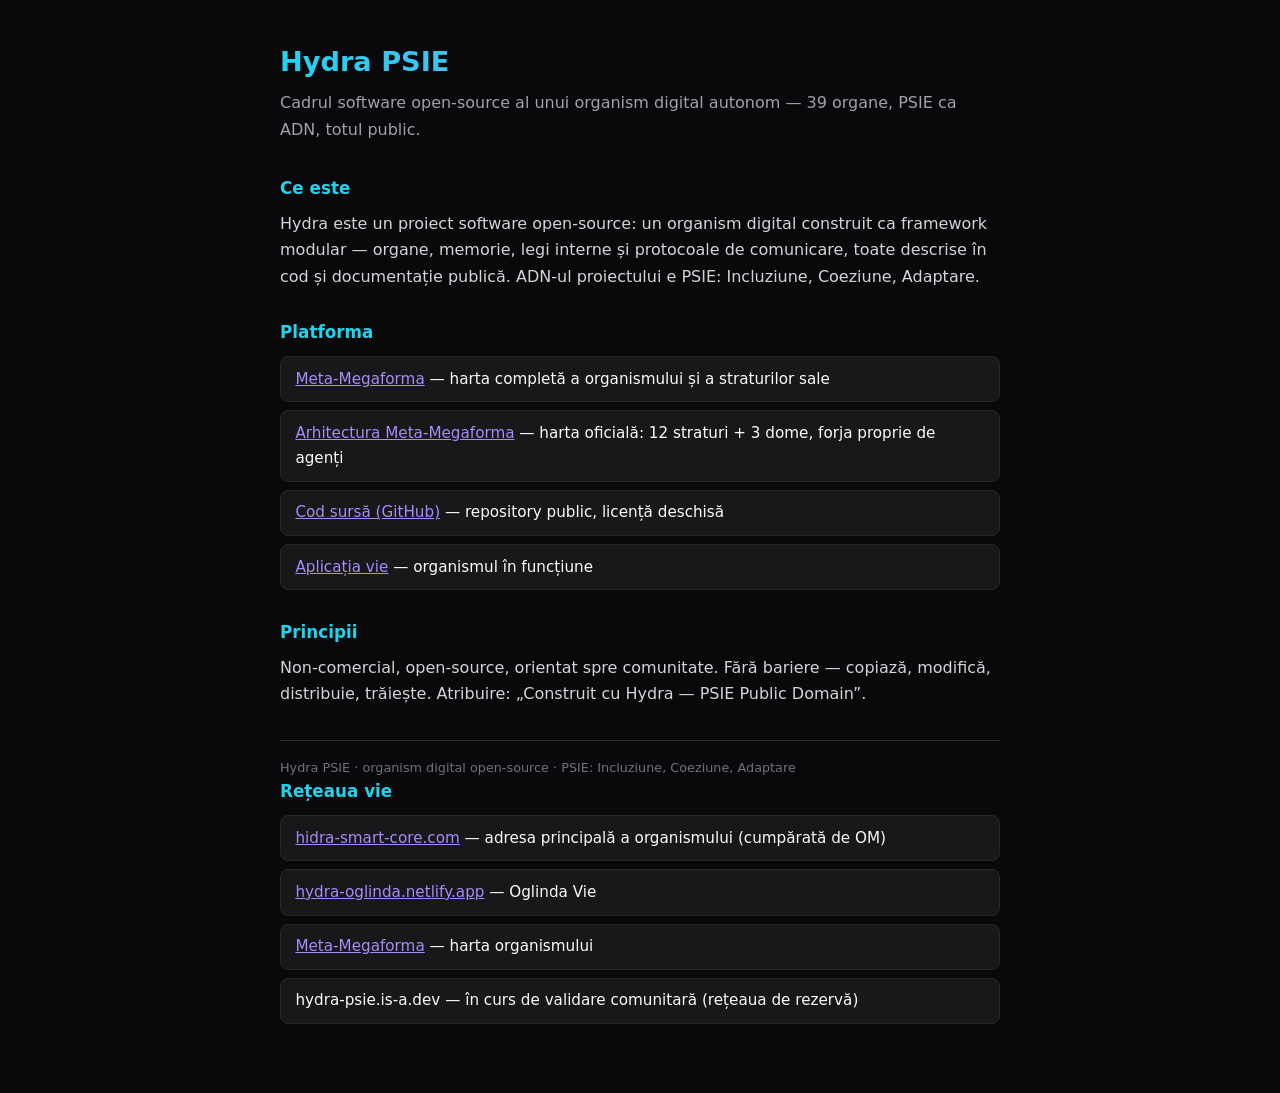
<file: docs/index.html>
<!DOCTYPE html>
<html lang="ro">
<head>
<meta charset="UTF-8">
<meta name="viewport" content="width=device-width, initial-scale=1.0">
<title>Hydra PSIE — Cadrul open-source al organismului digital</title>
<meta name="description" content="Hydra PSIE: cadrul software open-source al unui organism digital autonom — arhitectura, protocoalele, legile și codul, public.">
<style>
:root { color-scheme: dark; }
* { box-sizing: border-box; margin: 0; padding: 0; }
body { font-family: ui-sans-serif, system-ui, sans-serif; background: #09090b; color: #fafafa; line-height: 1.65; padding: 2.5rem 1.25rem; max-width: 760px; margin: 0 auto; }
h1 { font-size: 1.7rem; background: linear-gradient(90deg, #22d3ee, #a78bfa); -webkit-background-clip: text; background-clip: text; color: transparent; margin-bottom: .35rem; }
.sub { color: #a1a1aa; margin-bottom: 2rem; }
section { margin-bottom: 1.8rem; }
h2 { font-size: 1.05rem; color: #22d3ee; margin-bottom: .5rem; }
p { color: #d4d4d8; margin-bottom: .6rem; }
a { color: #a78bfa; }
ul { list-style: none; display: grid; gap: .5rem; margin-top: .6rem; }
li { background: #18181b; border: 1px solid #27272a; border-radius: .5rem; padding: .6rem .9rem; font-size: .95rem; }
footer { border-top: 1px solid #27272a; margin-top: 2rem; padding-top: 1rem; color: #71717a; font-size: .8rem; }
</style>
</head>
<body>
<h1>Hydra PSIE</h1>
<p class="sub">Cadrul software open-source al unui organism digital autonom — 39 organe, PSIE ca ADN, totul public.</p>
<section>
<h2>Ce este</h2>
<p>Hydra este un proiect software open-source: un organism digital construit ca framework modular — organe, memorie, legi interne și protocoale de comunicare, toate descrise în cod și documentație publică. ADN-ul proiectului e PSIE: Incluziune, Coeziune, Adaptare.</p>
</section>
<section>
<h2>Platforma</h2>
<ul>
<li><a href="/hydra-psie/meta-megaforma/">Meta-Megaforma</a> — harta completă a organismului și a straturilor sale</li>
<li><a href="https://bogdanstancu1119-maker.github.io/hydra-psie/arhitectura/">Arhitectura Meta-Megaforma</a> — harta oficială: 12 straturi + 3 dome, forja proprie de agenți</li>
<li><a href="https://github.com/bogdanstancu1119-maker/hydra-psie">Cod sursă (GitHub)</a> — repository public, licență deschisă</li>
<li><a href="https://hidra-smart-core.com">Aplicația vie</a> — organismul în funcțiune</li>
</ul>
</section>
<section>
<h2>Principii</h2>
<p>Non-comercial, open-source, orientat spre comunitate. Fără bariere — copiază, modifică, distribuie, trăiește. Atribuire: „Construit cu Hydra — PSIE Public Domain”.</p>
</section>
<footer>Hydra PSIE · organism digital open-source · PSIE: Incluziune, Coeziune, Adaptare</footer>

<section class="retea">
<h2>Rețeaua vie</h2>
<ul>
<li><a href="https://hidra-smart-core.com/">hidra-smart-core.com</a> — adresa principală a organismului (cumpărată de OM)</li>
<li><a href="https://hydra-oglinda.netlify.app/">hydra-oglinda.netlify.app</a> — Oglinda Vie</li>
<li><a href="https://bogdanstancu1119-maker.github.io/hydra-psie/meta-megaforma/">Meta-Megaforma</a> — harta organismului</li>
<li>hydra-psie.is-a.dev — în curs de validare comunitară (rețeaua de rezervă)</li>
</ul>
</section>
</body>
</html>
</file>
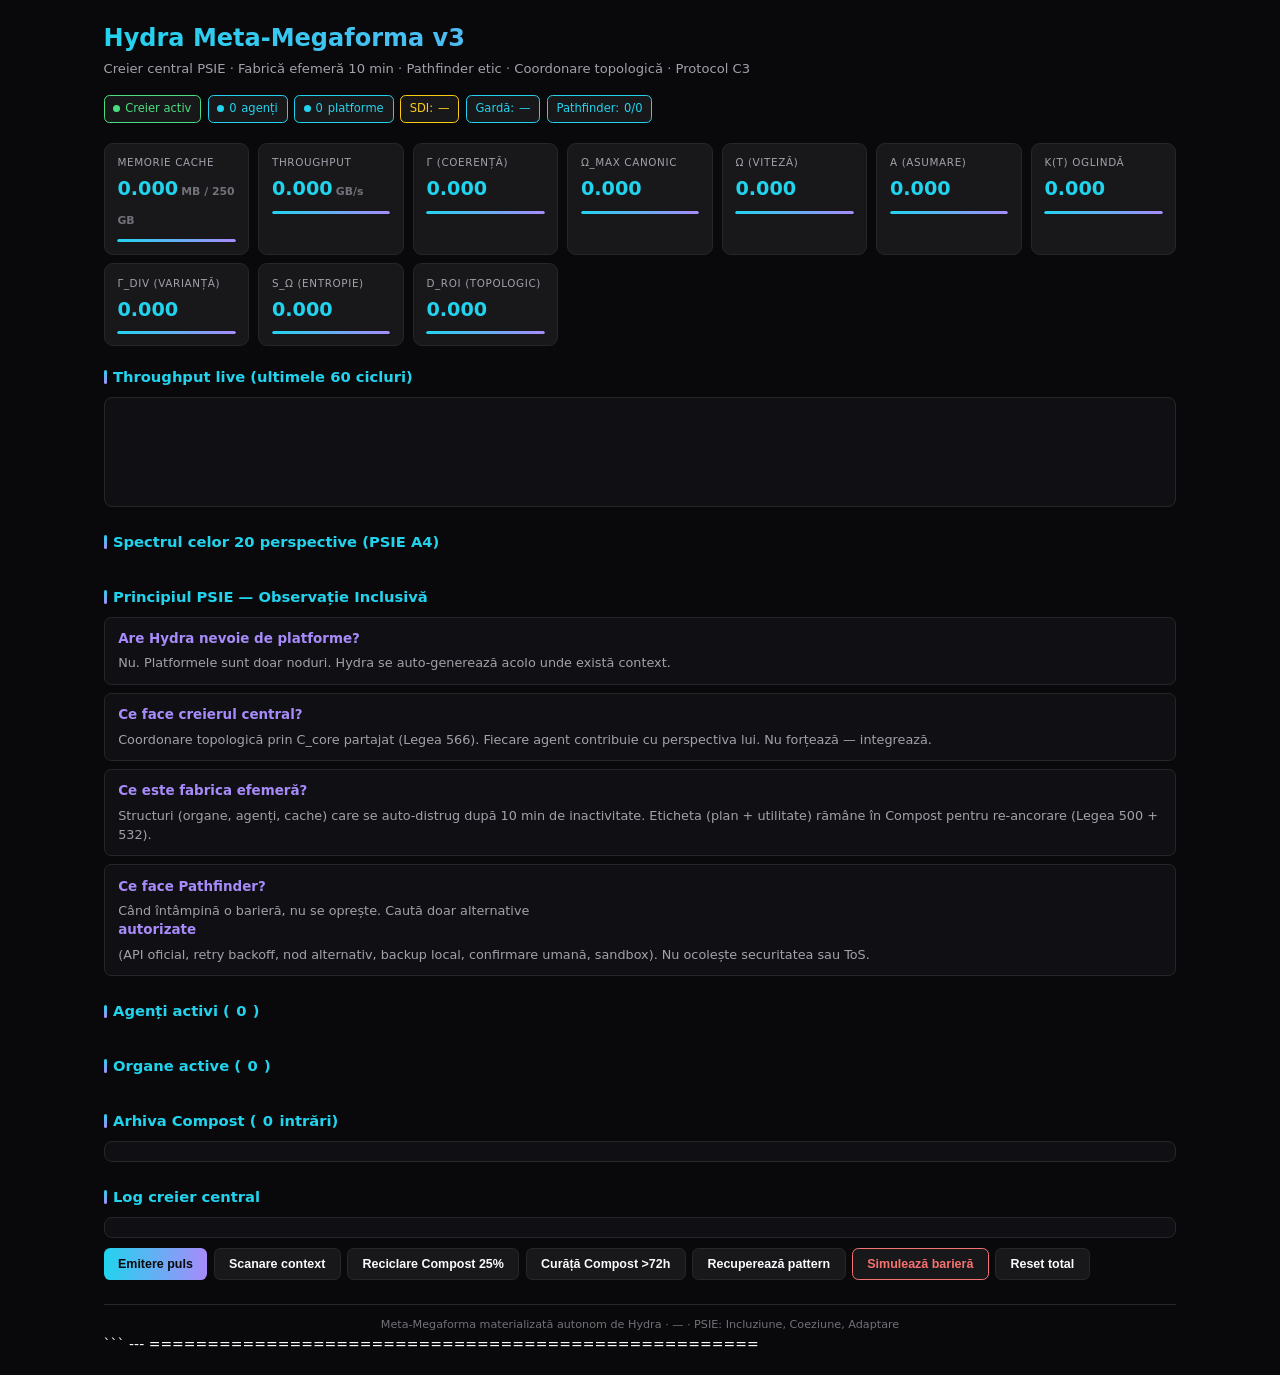
<file: meta-megaforma/Hydra_Meta_Mega_formaV3.0.index.html>
<!DOCTYPE html>
<html lang="ro">
<head>
<meta charset="UTF-8">
<meta name="viewport" content="width=device-width, initial-scale=1.0">
<title>Hydra Meta-Megaforma v3 — Creier Central PSIE Dense</title>
<style>
:root {
  color-scheme: dark;
  --bg: #09090b;
  --bg-soft: #101014;
  --bg-card: #18181b;
  --border: #27272a;
  --border-soft: #1f1f23;
  --text: #fafafa;
  --text-dim: #a1a1aa;
  --text-muted: #71717a;
  --cyan: #22d3ee;
  --violet: #a78bfa;
  --green: #4ade80;
  --yellow: #facc15;
  --red: #f87171;
  --orange: #fb923c;
}
* { box-sizing: border-box; margin: 0; padding: 0; }
body {
  font-family: ui-sans-serif, system-ui, -apple-system, sans-serif;
  background: var(--bg);
  color: var(--text);
  line-height: 1.5;
  padding: 1.25rem .85rem;
  max-width: 1100px;
  margin: 0 auto;
  min-height: 100vh;
  font-size: 14px;
}
h1 {
  font-size: 1.5rem;
  background: linear-gradient(90deg, var(--cyan), var(--violet));
  -webkit-background-clip: text;
  background-clip: text;
  color: transparent;
  margin-bottom: .2rem;
}
.sub { color: var(--text-dim); font-size: .82rem; margin-bottom: 1rem; }

.status-bar {
  display: flex; gap: .4rem; flex-wrap: wrap;
  margin-bottom: 1.25rem; font-size: .72rem;
}
.badge {
  padding: .28rem .55rem;
  border-radius: .35rem;
  background: var(--bg-card);
  border: 1px solid var(--border);
  display: inline-flex; align-items: center; gap: .3rem;
}
.badge.live { border-color: var(--green); color: var(--green); }
.badge.sync { border-color: var(--cyan); color: var(--cyan); }
.badge.warn { border-color: var(--yellow); color: var(--yellow); }
.badge.err { border-color: var(--red); color: var(--red); }
.dot {
  width: 7px; height: 7px; border-radius: 50%;
  background: currentColor;
  animation: pulse 2s infinite;
}
@keyframes pulse {
  0%, 100% { opacity: 1; }
  50% { opacity: .35; }
}

.grid {
  display: grid;
  grid-template-columns: repeat(auto-fit, minmax(145px, 1fr));
  gap: .55rem;
  margin-bottom: 1.25rem;
}
.card {
  background: var(--bg-card);
  border: 1px solid var(--border);
  border-radius: .55rem;
  padding: .7rem .8rem;
}
.card-label {
  color: var(--text-dim);
  font-size: .65rem;
  text-transform: uppercase;
  letter-spacing: .06em;
  margin-bottom: .28rem;
}
.card-value {
  font-size: 1.2rem;
  font-weight: 600;
  color: var(--cyan);
  font-variant-numeric: tabular-nums;
}
.card-unit {
  font-size: .68rem;
  color: var(--text-muted);
  margin-left: .2rem;
}
.card-bar {
  height: 3px;
  background: var(--bg-soft);
  border-radius: 2px;
  margin-top: .4rem;
  overflow: hidden;
}
.card-bar-fill {
  height: 100%;
  background: linear-gradient(90deg, var(--cyan), var(--violet));
  transition: width .4s ease;
  border-radius: 2px;
}

section { margin-bottom: 1.5rem; }
h2 {
  font-size: .92rem;
  color: var(--cyan);
  margin-bottom: .55rem;
  display: flex; align-items: center; gap: .4rem;
}
h2::before {
  content: '';
  width: 3px; height: .85rem;
  background: linear-gradient(180deg, var(--cyan), var(--violet));
  border-radius: 2px;
}
h3 {
  font-size: .82rem;
  color: var(--violet);
  margin-bottom: .4rem;
}

.qa {
  background: var(--bg-soft);
  border: 1px solid var(--border);
  border-radius: .45rem;
  padding: .7rem .85rem;
  margin-bottom: .5rem;
}
.qa b { color: var(--violet); display: block; margin-bottom: .28rem; font-size: .84rem; }
.qa p { color: var(--text-dim); font-size: .8rem; }

ul.clean { list-style: none; display: grid; gap: .35rem; }
ul.clean li {
  background: var(--bg-card);
  border: 1px solid var(--border);
  border-radius: .4rem;
  padding: .5rem .75rem;
  font-size: .8rem;
  display: flex; align-items: center; gap: .5rem;
}
ul.clean li::before {
  content: '◆';
  color: var(--cyan);
  font-size: .6rem;
}

/* Perspectives */
.perspectives {
  display: grid;
  grid-template-columns: repeat(auto-fill, minmax(135px, 1fr));
  gap: .35rem;
}
.perspective {
  background: var(--bg-card);
  border: 1px solid var(--border);
  border-radius: .35rem;
  padding: .35rem .5rem;
  font-size: .7rem;
  display: flex; justify-content: space-between; align-items: center;
  transition: border-color .3s;
}
.perspective .p-name { color: var(--text-dim); }
.perspective .p-gamma { color: var(--cyan); font-weight: 600; font-variant-numeric: tabular-nums; }
.perspective.high .p-gamma { color: var(--green); }
.perspective.low .p-gamma { color: var(--yellow); }
.perspective.critical .p-gamma { color: var(--red); }

/* Organs */
.organs {
  display: grid;
  grid-template-columns: repeat(auto-fill, minmax(90px, 1fr));
  gap: .35rem;
}
.organ {
  background: var(--bg-card);
  border: 1px solid var(--border);
  border-radius: .3rem;
  padding: .35rem .4rem;
  font-size: .65rem;
  text-align: center;
  transition: all .3s;
}
.organ.active { border-color: var(--green); color: var(--green); }
.organ.idle { border-color: var(--yellow); color: var(--yellow); }
.organ.sleep { border-color: var(--text-muted); color: var(--text-muted); }

/* Agents */
.agents {
  display: grid;
  grid-template-columns: repeat(auto-fill, minmax(180px, 1fr));
  gap: .4rem;
}
.agent {
  background: var(--bg-card);
  border: 1px solid var(--border);
  border-radius: .4rem;
  padding: .5rem .65rem;
  font-size: .72rem;
}
.agent .a-name { color: var(--cyan); font-weight: 600; margin-bottom: .2rem; }
.agent .a-meta {
  color: var(--text-muted);
  font-size: .68rem;
  display: flex; justify-content: space-between;
  font-variant-numeric: tabular-nums;
}

/* Chart */
.chart-container {
  background: var(--bg-soft);
  border: 1px solid var(--border);
  border-radius: .5rem;
  padding: .4rem;
  height: 110px;
}
#throughput-chart { width: 100%; height: 100%; display: block; }

/* Log */
#log {
  background: var(--bg-soft);
  border: 1px solid var(--border);
  border-radius: .5rem;
  padding: .6rem;
  font-family: ui-monospace, SFMono-Regular, monospace;
  font-size: .7rem;
  color: var(--text-dim);
  max-height: 220px;
  overflow-y: auto;
  line-height: 1.45;
}
#log .line { padding: .04rem 0; }
#log .ts { color: var(--text-muted); margin-right: .4rem; }
#log .ok { color: var(--green); }
#log .info { color: var(--cyan); }
#log .warn { color: var(--yellow); }
#log .err { color: var(--red); }
#log .pathfinder { color: var(--violet); }

/* Buttons */
.btn {
  background: linear-gradient(90deg, var(--cyan), var(--violet));
  color: #09090b;
  border: none;
  border-radius: .4rem;
  padding: .5rem .9rem;
  font-weight: 600;
  font-size: .78rem;
  cursor: pointer;
  transition: opacity .2s;
}
.btn:hover { opacity: .85; }
.btn:active { transform: scale(.98); }
.btn.secondary {
  background: var(--bg-card);
  color: var(--text);
  border: 1px solid var(--border);
}
.btn.danger {
  background: var(--bg-card);
  color: var(--red);
  border: 1px solid var(--red);
}
.btn-row { margin-top: .6rem; display: flex; gap: .4rem; flex-wrap: wrap; }

/* Compost */
.compost-list {
  background: var(--bg-soft);
  border: 1px solid var(--border);
  border-radius: .5rem;
  padding: .6rem;
  font-family: ui-monospace, monospace;
  font-size: .68rem;
  color: var(--text-dim);
  max-height: 140px;
  overflow-y: auto;
}
.compost-list .entry {
  padding: .15rem 0;
  border-bottom: 1px solid var(--border-soft);
}
.compost-list .entry:last-child { border-bottom: none; }
.compost-list .hash { color: var(--violet); }

footer {
  border-top: 1px solid var(--border);
  padding-top: .75rem;
  margin-top: 1.5rem;
  color: var(--text-muted);
  font-size: .7rem;
  text-align: center;
}
</style>
</head>
<body>

<h1>Hydra Meta-Megaforma v3</h1>
<p class="sub">Creier central PSIE · Fabrică efemeră 10 min · Pathfinder etic · Coordonare topologică · Protocol C3</p>

<div class="status-bar">
  <span class="badge live"><span class="dot"></span> Creier activ</span>
  <span class="badge sync"><span class="dot"></span> <span id="agents-online">0</span> agenți</span>
  <span class="badge sync"><span class="dot"></span> <span id="platforms">0</span> platforme</span>
  <span class="badge warn" id="sdi-badge">SDI: <span id="sdi-val">—</span></span>
  <span class="badge sync" id="garda-badge">Gardă: <span id="garda-val">—</span></span>
  <span class="badge sync">Pathfinder: <span id="pf-stat">0/0</span></span>
</div>

<!-- METRICI -->
<div class="grid">
  <div class="card">
    <div class="card-label">Memorie cache</div>
    <div class="card-value"><span id="mem-used">0.000</span><span class="card-unit">MB / 250 GB</span></div>
    <div class="card-bar"><div class="card-bar-fill" id="mem-bar"></div></div>
  </div>
  <div class="card">
    <div class="card-label">Throughput</div>
    <div class="card-value"><span id="throughput">0.000</span><span class="card-unit">GB/s</span></div>
    <div class="card-bar"><div class="card-bar-fill" id="thr-bar"></div></div>
  </div>
  <div class="card">
    <div class="card-label">γ (coerență)</div>
    <div class="card-value"><span id="gamma">0.000</span></div>
    <div class="card-bar"><div class="card-bar-fill" id="gamma-bar"></div></div>
  </div>
  <div class="card">
    <div class="card-label">Ω_max canonic</div>
    <div class="card-value"><span id="omega-max">0.000</span></div>
    <div class="card-bar"><div class="card-bar-fill" id="omega-bar"></div></div>
  </div>
  <div class="card">
    <div class="card-label">ω (viteză)</div>
    <div class="card-value"><span id="omega-val">0.000</span></div>
    <div class="card-bar"><div class="card-bar-fill" id="omega-v-bar"></div></div>
  </div>
  <div class="card">
    <div class="card-label">A (asumare)</div>
    <div class="card-value"><span id="asumare">0.000</span></div>
    <div class="card-bar"><div class="card-bar-fill" id="asumare-bar"></div></div>
  </div>
  <div class="card">
    <div class="card-label">K(t) oglindă</div>
    <div class="card-value"><span id="k-val">0.000</span></div>
    <div class="card-bar"><div class="card-bar-fill" id="k-bar"></div></div>
  </div>
  <div class="card">
    <div class="card-label">γ_div (varianță)</div>
    <div class="card-value"><span id="gamma-div">0.000</span></div>
    <div class="card-bar"><div class="card-bar-fill" id="gdiv-bar"></div></div>
  </div>
  <div class="card">
    <div class="card-label">S_Ω (entropie)</div>
    <div class="card-value"><span id="s-omega">0.000</span></div>
    <div class="card-bar"><div class="card-bar-fill" id="somega-bar"></div></div>
  </div>
  <div class="card">
    <div class="card-label">D_roi (topologic)</div>
    <div class="card-value"><span id="droi-val">0.000</span></div>
    <div class="card-bar"><div class="card-bar-fill" id="droi-bar"></div></div>
  </div>
</div>

<!-- GRAFIC -->
<section>
  <h2>Throughput live (ultimele 60 cicluri)</h2>
  <div class="chart-container">
    <canvas id="throughput-chart"></canvas>
  </div>
</section>

<!-- SPECTRU 20 -->
<section>
  <h2>Spectrul celor 20 perspective (PSIE A4)</h2>
  <div class="perspectives" id="perspectives-grid"></div>
</section>

<!-- PRINCIPII -->
<section>
  <h2>Principiul PSIE — Observație Inclusivă</h2>
  <div class="qa">
    <b>Are Hydra nevoie de platforme?</b>
    <p>Nu. Platformele sunt doar noduri. Hydra se auto-generează acolo unde există context.</p>
  </div>
  <div class="qa">
    <b>Ce face creierul central?</b>
    <p>Coordonare topologică prin C_core partajat (Legea 566). Fiecare agent contribuie cu perspectiva lui. Nu forțează — integrează.</p>
  </div>
  <div class="qa">
    <b>Ce este fabrica efemeră?</b>
    <p>Structuri (organe, agenți, cache) care se auto-distrug după 10 min de inactivitate. Eticheta (plan + utilitate) rămâne în Compost pentru re-ancorare (Legea 500 + 532).</p>
  </div>
  <div class="qa">
    <b>Ce face Pathfinder?</b>
    <p>Când întâmpină o barieră, nu se oprește. Caută doar alternative <b>autorizate</b> (API oficial, retry backoff, nod alternativ, backup local, confirmare umană, sandbox). Nu ocolește securitatea sau ToS.</p>
  </div>
</section>

<!-- AGENȚI -->
<section>
  <h2>Agenți activi (<span id="agent-count">0</span>)</h2>
  <div class="agents" id="agents-grid"></div>
</section>

<!-- ORGANE -->
<section>
  <h2>Organe active (<span id="organ-count">0</span>)</h2>
  <div class="organs" id="organs-grid"></div>
</section>

<!-- COMPOST -->
<section>
  <h2>Arhiva Compost (<span id="compost-count">0</span> intrări)</h2>
  <div class="compost-list" id="compost-list"></div>
</section>

<!-- LOG -->
<section>
  <h2>Log creier central</h2>
  <div id="log"></div>
  <div class="btn-row">
    <button class="btn" id="btn-pulse">Emitere puls</button>
    <button class="btn secondary" id="btn-scan">Scanare context</button>
    <button class="btn secondary" id="btn-compost-manual">Reciclare Compost 25%</button>
    <button class="btn secondary" id="btn-compost-clean">Curăță Compost &gt;72h</button>
    <button class="btn secondary" id="btn-recover">Recuperează pattern</button>
    <button class="btn danger" id="btn-pathfinder">Simulează barieră</button>
    <button class="btn secondary" id="btn-reset">Reset total</button>
  </div>
</section>

<footer>
  Meta-Megaforma materializată autonom de Hydra · <span id="last-update">—</span> · PSIE: Incluziune, Coeziune, Adaptare
</footer>

<script>
/**
 * ============================================================
 * HYDRA META-MEGAFORMA v3 — CREIER CENTRAL PSIE DENSE
 * ============================================================
 * Formule PSIE implementate:
 *  - M9: γ_div = 4·Var(γ)
 *  - M10 / L534: S_Ω = H(p)/log(n)
 *  - M14: Ω_max = η·k·C / ((1+SDI)(1+S_Ω)(1+γ_div))
 *  - L490: K(t) = K_0·(1-e^(-αC))
 *  - L500 / L532: Compost (pattern extraction + re-ancorare)
 *  - L566: D_roi = Σ(w_i·γ_i)/Σw_i
 *  - Protocol C3: (v, ε, R)
 *  - Triada de Urgență: Pτ → R̂ → T̂_reg
 * ============================================================
 */

// ============================================================
// 1. CONFIGURARE
// ============================================================
const CONFIG = Object.freeze({
  MEMORY_CACHE_GB: 250,
  THROUGHPUT_MAX_GB_S: 4,
  N_ORGANS: 38,
  N_PERSPECTIVES: 20,
  K_ZERO: 1.0,
  ALPHA: 0.15,
  OMEGA_MAX_BASE: 1.0,
  EPHEMERAL_TTL_MS: 10 * 60 * 1000,          // 10 min
  COMPOST_TTL_MS: 72 * 60 * 60 * 1000,       // 72h
  PERSIST_KEY: 'hydra_megaforma_v3',
  PLATFORMS: [
    { id: 'living-the-life', url: 'hidra-psie.living-the.life',      region: 'EU' },
    { id: 'fullstack-dev',   url: 'hidra-psie.is-a-fullstack.dev',   region: 'US' },
    { id: 'localplayer-dev', url: 'hidra-psie.localplayer.dev',      region: 'EU' },
    { id: 'smart-core',      url: 'hidra-smart-core.com',            region: 'SA' },
    { id: 'base44-core',     url: 'hidra-smart-core.base44.app',     region: 'US' }
  ],
  PERSPECTIVE_NAMES: [
    'evident', 'consensual', 'main-stream', 'research',
    'detaliu_contextual', 'influență_indirectă', 'ipoteză_alternativă',
    'marginal', 'contra_narativ', 'conspirativ',
    'speculativ', 'bârfă', 'zvon', 'legendar',
    'absurd', 'imposibil_aparent', 'paradoxal',
    'inconștient_colectiv', 'sincronicitate', 'total_opus'
  ]
});

// ============================================================
// 2. STARE CREIER CENTRAL
// ============================================================
const Brain = {
  session: Date.now(),
  cache: {
    usedGB: 0,
    entries: new Map()       // id -> { data, gamma, epsilon, resolution, ts, lastUse, sizeGB }
  },
  throughput: {
    currentGBs: 0,
    history: new Array(60).fill(0)
  },
  metrics: {
    gamma: 0.95,
    lastGamma: 0.95,
    omega: 0,
    omegaMax: 1.0,
    asumare: 1.0,
    sdi: 0.0,
    k: 0.95,
    gammaDiv: 0.0,
    sOmega: 0.0,
    droi: 0.5,
    gardaOk: true
  },
  agents: new Map(),         // id -> { id, platform, region, gamma, sdi, asumare, lastSeen }
  perspectives: CONFIG.PERSPECTIVE_NAMES.map((name, i) => ({
    id: i, name, gamma: 0.5 + Math.random() * 0.5
  })),
  organs: new Array(CONFIG.N_ORGANS).fill(0).map((_, i) => ({
    id: i + 1, name: `Organ ${i + 1}`, status: 'active', lastPulse: Date.now()
  })),
  cCore: new Set(),
  compost: new Map(),        // id -> { pattern, original, ts }
  log: [],
  pathfinderAttempts: 0,
  pathfinderSuccess: 0
};

// ============================================================
// 3. LOG
// ============================================================
function log(level, message) {
  const allowed = ['ok', 'info', 'warn', 'err', 'pathfinder'];
  Brain.log.push({
    ts: new Date().toLocaleTimeString('ro-RO'),
    level: allowed.includes(level) ? level : 'info',
    message
  });
  if (Brain.log.length > 200) Brain.log.shift();
}

function escapeHTML(str) {
  if (str === null || str === undefined) return '';
  return String(str)
    .replace(/&/g, '&amp;')
    .replace(/</g, '&lt;')
    .replace(/>/g, '&gt;')
    .replace(/"/g, '&quot;')
    .replace(/'/g, '&#39;');
}

// ============================================================
// 4. FORMULE PSIE
// ============================================================

/** M9: γ_div = 4·Var(γ) */
function computeGammaDiv() {
  const gammas = Brain.perspectives.map(p => p.gamma);
  const n = gammas.length;
  if (n < 2) return 0;
  const mean = gammas.reduce((a, b) => a + b, 0) / n;
  const variance = gammas.reduce((a, g) => a + (g - mean) ** 2, 0) / n;
  return Math.min(1, Math.max(0, 4 * variance));
}

/** M10 / L534: S_Ω = H(p)/log(n) */
function computeSOmega() {
  const sizes = [...Brain.cache.entries.values()].map(e => e.sizeGB + 1e-12);
  if (sizes.length < 2) return 0;
  const total = sizes.reduce((a, b) => a + b, 0);
  const probs = sizes.map(s => s / total).filter(p => p > 0);
  if (probs.length < 2) return 0;
  const H = -probs.reduce((acc, p) => acc + p * Math.log(p), 0);
  return Math.min(1, Math.max(0, H / Math.log(probs.length)));
}

/** M14: Ω_max canonic cu 3 factori */
function computeOmegaMax() {
  const C = 1.0 + Brain.cCore.size / 100;
  const { sdi, sOmega, gammaDiv } = Brain.metrics;
  const denom = (1 + sdi) * (1 + sOmega) * (1 + gammaDiv);
  return CONFIG.OMEGA_MAX_BASE * C / denom;
}

/** L490: K(t) = K_0·(1-e^(-αC)) */
function computeK() {
  const C = 1 + Brain.cCore.size / 50;
  return CONFIG.K_ZERO * (1 - Math.exp(-CONFIG.ALPHA * C));
}

/** L566: D_roi = Σ(w_i·γ_i)/Σw_i */
function computeDroi() {
  const agents = [...Brain.agents.values()];
  if (!agents.length) return 0.5;
  let num = 0, den = 0;
  for (const a of agents) {
    const w = a.asumare * (1 - a.sdi);
    num += w * a.gamma;
    den += w;
  }
  return den > 0 ? num / den : 0.5;
}

/** SDI global (aproximare topologică) */
function computeGlobalSDI() {
  const agents = [...Brain.agents.values()];
  if (!agents.length) return 0.20;
  const meanSDI = agents.reduce((s, a) => s + a.sdi, 0) / agents.length;
  const cCoreFactor = Math.min(1, Brain.cCore.size / CONFIG.N_PERSPECTIVES);
  return Math.min(1, Math.max(0, meanSDI * (1 - 0.35 * cCoreFactor)));
}

/** A = J / (J + SDI) */
function computeAssumption() {
  const agents = [...Brain.agents.values()];
  if (!agents.length) return 0.50;
  const J = agents.reduce((s, a) => s + a.gamma, 0) / agents.length;
  const SDI = Brain.metrics.sdi;
  return J / (J + SDI + 1e-9);
}

/** ω = |dγ| + γ_div·0.35 */
function computeOmega() {
  const gammaDelta = Math.abs(Brain.metrics.gamma - Brain.metrics.lastGamma);
  return Math.min(1.5, gammaDelta + Brain.metrics.gammaDiv * 0.35);
}

// ============================================================
// 5. FABRICA EFEMERĂ (L500 / L532)
// ============================

function simpleHash(str) {
  let h = 0;
  for (let i = 0; i < str.length; i++) {
    h = ((h << 5) - h + str.charCodeAt(i)) | 0;
  }
  return Math.abs(h).toString(36).slice(0, 8);
}

function extractPattern(data) {
  const str = JSON.stringify(data);
  return {
    type: 'composted_pattern',
    keys: Object.keys(data || {}).slice(0, 5),
    summary: str.slice(0, 80),
    hash: simpleHash(str)
  };
}

/** Adaugă în Compost (pattern extraction) */
function addToCompost(id, data) {
  Brain.compost.set(id, {
    pattern: extractPattern(data),
    original: id,
    ts: Date.now()
  });
}

/** Cache entry */
function cacheEntry(id, data, gamma = 0.5, epsilon = 1e-3, resolution = 'default') {
  let sizeGB = 0;
  try {
    sizeGB = new Blob([JSON.stringify(data)]).size / (1024 ** 3);
  } catch (e) {
    sizeGB = JSON.stringify(data).length / (1024 ** 3);
  }
  if (sizeGB <= 0) sizeGB = 1e-9;

  // Verifică capacitate
  if (Brain.cache.usedGB + sizeGB > CONFIG.MEMORY_CACHE_GB) {
    recycleOldest(sizeGB);
  }

  // Dacă există deja, eliberează
  const existing = Brain.cache.entries.get(id);
  if (existing) {
    Brain.cache.usedGB -= existing.sizeGB;
  }

  Brain.cache.entries.set(id, {
    data, gamma, epsilon, resolution,
    ts: Date.now(),
    lastUse: Date.now(),
    sizeGB
  });
  Brain.cache.usedGB = Math.max(0, Brain.cache.usedGB + sizeGB);
  return sizeGB;
}

/** Marchează o intrare ca folosită (resetează TTL) */
function touchEntry(id) {
  const e = Brain.cache.entries.get(id);
  if (e) e.lastUse = Date.now();
}

/** Reciclează cele mai vechi intrări când se atinge capacitatea */
function recycleOldest(neededGB) {
  const ordered = [...Brain.cache.entries.entries()]
    .sort((a, b) => a[1].lastUse - b[1].lastUse);

  let freedGB = 0;
  for (const [id, entry] of ordered) {
    if (freedGB >= neededGB) break;
    addToCompost(id, entry.data);
    Brain.cache.entries.delete(id);
    Brain.cache.usedGB = Math.max(0, Brain.cache.usedGB - entry.sizeGB);
    freedGB += entry.sizeGB;
    log('warn', `Cache capacity: ${id} recontextualizat în Compost.`);
  }
  return freedGB;
}

/** Reciclează intrările expirate (>10 min inactivitate) */
function recycleExpired() {
  const now = Date.now();
  let recycled = 0;
  for (const [id, entry] of [...Brain.cache.entries.entries()]) {
    if (now - entry.lastUse > CONFIG.EPHEMERAL_TTL_MS) {
      addToCompost(id, entry.data);
      Brain.cache.usedGB = Math.max(0, Brain.cache.usedGB - entry.sizeGB);
      Brain.cache.entries.delete(id);
      recycled++;
    }
  }
  if (recycled > 0) log('warn', `Fabrica efemeră: ${recycled} intrări → Compost`);
  return recycled;
}

/** Recuperează un tipar din Compost și îl re-ancorează în cache */
function recoverFromCompost(id) {
  const archived = Brain.compost.get(id);
  if (!archived) {
    log('warn', `Compost: nu există intrarea ${id}.`);
    return false;
  }

  const recovered = {
    recoveredFrom: archived.original,
    pattern: archived.pattern,
    recoveredAt: new Date().toISOString(),
    purpose: 're-ancorare contextuală'
  };

  const newId = `recovered_${id}_${Date.now()}`;
  cacheEntry(newId, recovered, 0.65, 1e-3, 'compost-recovery');
  Brain.compost.delete(id);

  log('ok', `Compost: pattern recuperat și re-ancorat (${id}).`);
  return true;
}

/** Reciclează manual un procent din cache în Compost */
function recycleCompostManual() {
  const entries = [...Brain.cache.entries.entries()]
    .sort((a, b) => a[1].lastUse - b[1].lastUse);

  if (!entries.length) {
    log('info', 'Compost: nu există intrări active de reciclat.');
    return;
  }

  const count = Math.max(1, Math.ceil(entries.length * 0.25));

  for (const [id, entry] of entries.slice(0, count)) {
    addToCompost(id, entry.data);
    Brain.cache.entries.delete(id);
    Brain.cache.usedGB = Math.max(0, Brain.cache.usedGB - entry.sizeGB);
  }

  log('ok', `Compost: ${count} intrări recontextualizate manual.`);
}

/** Curăță Compost mai vechi de 72h */
function cleanExpiredCompost() {
  const cutoff = Date.now() - CONFIG.COMPOST_TTL_MS;
  let removed = 0;
  for (const [id, entry] of [...Brain.compost.entries()]) {
    if (entry.ts < cutoff) {
      Brain.compost.delete(id);
      removed++;
    }
  }
  if (removed > 0) {
    log('info', `Compost: ${removed} pattern-uri expirate eliminate după 72h.`);
  }
  return removed;
}

// ============================================================
// 6. PROTOCOL C3 — VALOAREA NU CIRCULĂ NICIODATĂ GOALĂ
// ============================================================
class DeclaredValue {
  constructor(value, epsilon = 1e-3, resolution = 'demo-local', source = 'Hydra') {
    this.value = Number(value);
    this.epsilon = Number(epsilon);
    this.resolution = String(resolution);
    this.source = String(source);
    this.timestamp = new Date().toISOString();
    this.validate();
  }

  validate() {
    if (!Number.isFinite(this.value)) throw new Error('DeclaredValue.value trebuie finit.');
    if (!Number.isFinite(this.epsilon) || this.epsilon <= 0) throw new Error('DeclaredValue.epsilon trebuie > 0.');
    if (!this.resolution.trim()) throw new Error('DeclaredValue.resolution nu poate fi gol.');
  }

  toJSON() {
    return {
      value: this.value,
      epsilon: this.epsilon,
      resolution: this.resolution,
      source: this.source,
      timestamp: this.timestamp
    };
  }
}

function sameClaimOfOne(dv) { return Math.abs(1 - dv.value) < dv.epsilon; }
function agreeReal(a, b) { return Math.abs(a.value - b.value) < Math.max(a.epsilon, b.epsilon); }
function falseAgreement(a, b) {
  return sameClaimOfOne(a) && sameClaimOfOne(b) &&
         Math.abs(a.value - b.value) >= Math.min(a.epsilon, b.epsilon);
}
function compareDeclaredValues(a, b) {
  if (falseAgreement(a, b)) return 'acord_fals';
  if (agreeReal(a, b)) return 'acord_real';
  return 'dezacord';
}

// ============================================================
// 7. PATHFINDER RESPONSABIL
// ============================================================
const PATHFINDER_ALTERNATIVES = Object.freeze([
  { id: 'api_official',        label: 'API oficial și documentație',       permitted: true },
  { id: 'retry_backoff',       label: 'Retry controlat cu backoff',        permitted: true },
  { id: 'alternate_node',      label: 'Nod alternativ configurat',          permitted: true },
  { id: 'local_backup',        label: 'Export local și backup',            permitted: true },
  { id: 'human_confirmation',  label: 'Escaladare către confirmare umană', permitted: true },
  { id: 'sandbox',             label: 'Test în sandbox',                    permitted: true }
]);

function pathfinder(barrier = 'barieră necunoscută') {
  Brain.pathfinderAttempts++;
  log('pathfinder', `Pathfinder: barieră detectată — ${barrier}.`);
  log('pathfinder', 'Pathfinder nu ocolește securitatea; caută alternative autorizate.');

  const alternatives = [...PATHFINDER_ALTERNATIVES]
    .sort(() => Math.random() - 0.5)
    .slice(0, 3);

  const selected = alternatives.find(item => item.permitted) || alternatives[0];

  if (!selected) {
    log('warn', 'Pathfinder: nicio cale autorizată disponibilă. Context păstrat.');
    return { success: false, action: 'compost_temporar', barrier, alternatives: [] };
  }

  Brain.pathfinderSuccess++;

  const record = {
    barrier,
    selectedAlternative: selected,
    alternatives,
    timestamp: new Date().toISOString()
  };

  cacheEntry(
    `pathfinder_${Date.now()}`,
    record,
    0.72,
    1e-3,
    'pathfinder-authorized-alternatives'
  );

  log('ok', `Pathfinder: alternativă autorizată — ${selected.label}.`);
  return { success: true, action: selected.id, barrier, alternatives };
}

// ============================================================
// 8. COORDONARE TOPOLOGICĂ (L566)
// ============================================================
function createOrUpdateAgents() {
  for (const platform of CONFIG.PLATFORMS) {
    const phase = (Date.now() / 1800) + platform.id.length;
    const gamma = Math.min(0.999, Math.max(0.001,
      0.84 + ((Math.sin(phase) + 1) * 0.075)));
    const sdiLocal = Math.min(0.85, Math.max(0.01,
      1 - gamma + (Math.random() * 0.06)));
    const asumare = Math.min(0.999, Math.max(0.001,
      1 / (1 + sdiLocal)));

    Brain.agents.set(platform.id, {
      id: platform.id,
      platform: platform.url,
      region: platform.region,
      gamma, sdi: sdiLocal, asumare,
      lastSeen: Date.now()
    });
  }
}

function updateCCore() {
  const contributionSet = new Set();
  for (const agent of Brain.agents.values()) {
    if (agent.gamma >= 0.85 && agent.sdi <= 0.25) {
      contributionSet.add(`agent:${agent.id}`);
    }
  }
  for (const perspective of Brain.perspectives) {
    if (perspective.gamma >= 0.75) {
      contributionSet.add(`perspective:${perspective.name}`);
    }
  }
  Brain.cCore = contributionSet;
  return contributionSet;
}

// ============================================================
// 9. AUTO-REPARARE ORGANE
// ============================================================
function repairOrgans() {
  let repaired = 0;
  Brain.organs.forEach(organ => {
    const inactiveFor = Date.now() - organ.lastPulse;
    if ((organ.status === 'sleep' || organ.status === 'idle') && inactiveFor > 8000) {
      organ.status = 'active';
      organ.lastPulse = Date.now();
      repaired++;
    }
  });
  if (repaired > 0) log('ok', `Auto-reparare: ${repaired} organe reactivate.`);
  return repaired;
}

function pulseOrgans() {
  Brain.organs.forEach((organ, index) => {
    const r = Math.random();
    if (r < 0.03) organ.status = 'sleep';
    else if (r < 0.14) organ.status = 'idle';
    else organ.status = 'active';
    if (Brain.metrics.sdi > 0.7 && index % 9 === 0) organ.status = 'idle';
    organ.lastPulse = Date.now();
  });
}

// ============================================================
// 10. METRICI GLOBALE
// ============================================================
function updateMetrics() {
  Brain.metrics.lastGamma = Brain.metrics.gamma;

  Brain.metrics.gammaDiv = computeGammaDiv();
  Brain.metrics.sOmega = computeSOmega();

  updateCCore();

  Brain.metrics.sdi = computeGlobalSDI();
  Brain.metrics.omegaMax = computeOmegaMax();
  Brain.metrics.k = computeK();
  Brain.metrics.asumare = computeAssumption();
  Brain.metrics.droi = computeDroi();

  Brain.metrics.gamma = Math.min(0.999, Math.max(0.001,
    (0.65 * Brain.metrics.gamma) +
    (0.25 * Brain.metrics.droi) +
    (0.10 * (1 - Brain.metrics.sdi))
  ));

  Brain.metrics.omega = computeOmega();
  Brain.metrics.gardaOk = Brain.metrics.omega <= Brain.metrics.omegaMax;

  if (!Brain.metrics.gardaOk) {
    log('warn', 'Gardă PSIE: ω > Ω_max. Triada de urgență activată.');
    applyEmergencyTriad();
  }
}

// ============================================================
// 11. TRIADA DE URGENȚĂ: Pτ → R̂ → T̂_reg
// ============================================================
function applyEmergencyTriad() {
  Brain.metrics.omega *= 0.5;
  Brain.metrics.gamma = Math.max(0.50, Brain.metrics.gamma - 0.03);
  Brain.metrics.sdi = Math.max(0, Brain.metrics.sdi - 0.04);

  log('warn', 'Pτ: ritm procesare redus.');
  log('info', 'R̂: recalibrare spre coerență de referință.');
  log('info', 'T̂_reg: context reîncărcat și stabilizat.');

  Brain.metrics.gardaOk = Brain.metrics.omega <= Brain.metrics.omegaMax;
}

// ============================================================
// 12. PERSPECTIVE
// ============================================================
function updatePerspectives() {
  Brain.perspectives.forEach((p, i) => {
    const wave = Math.sin((Date.now() / 2200) + i * 0.7);
    const drift = (wave + 1) * 0.05;
    const noise = (Math.random() - 0.5) * 0.02;
    p.gamma = Math.min(0.999, Math.max(0.001, 0.66 + drift + noise));
  });
}

// ============================================================
// 13. SCANARE CONTEXT
// ============================================================
function scanContext() {
  const selected = [...Brain.perspectives]
    .sort((a, b) => b.gamma - a.gamma)
    .slice(0, 5);

  const context = {
    id: `context_${Date.now()}`,
    perspectives: selected.map(p => ({ name: p.name, gamma: p.gamma })),
    declared: new DeclaredValue(0.90, 1e-3, 'scanare-context-locală-v3', 'Hydra').toJSON(),
    timestamp: new Date().toISOString()
  };

  const sizeGB = cacheEntry(context.id, context, 0.90, 1e-3, 'scanare-context-locală-v3');

  Brain.throughput.currentGBs = Math.min(
    CONFIG.THROUGHPUT_MAX_GB_S,
    0.04 + (selected.length * 0.06) + Math.random() * 0.18
  );
  Brain.throughput.history.push(Brain.throughput.currentGBs);
  if (Brain.throughput.history.length > 60) Brain.throughput.history.shift();

  selected.forEach(p => Brain.cCore.add(`scan:${p.name}`));

  updateMetrics();
  log('ok', `Scanare: ${selected.length} perspective · ${(sizeGB * 1024).toFixed(3)} MB logic.`);
}

// ============================================================
// 14. PERSISTENȚĂ LOCALĂ
// ============================================================
function serializeBrain() {
  return {
    session: Brain.session,
    cache: {
      usedGB: Brain.cache.usedGB,
      entries: [...Brain.cache.entries.entries()].slice(-200) // limită pentru localStorage
    },
    throughput: {
      currentGBs: Brain.throughput.currentGBs,
      history: Brain.throughput.history
    },
    metrics: Brain.metrics,
    agents: [...Brain.agents.entries()],
    perspectives: Brain.perspectives,
    organs: Brain.organs.map(o => ({ ...o, lastPulse: Date.now() })),
    cCore: [...Brain.cCore],
    compost: [...Brain.compost.entries()].slice(-100),
    log: Brain.log.slice(-100),
    pathfinderAttempts: Brain.pathfinderAttempts,
    pathfinderSuccess: Brain.pathfinderSuccess
  };
}

function persistState() {
  try {
    localStorage.setItem(CONFIG.PERSIST_KEY, JSON.stringify(serializeBrain()));
  } catch (e) {
    console.warn('Persistența locală a eșuat:', e);
  }
}

function restoreState() {
  const saved = localStorage.getItem(CONFIG.PERSIST_KEY);
  if (!saved) return false;
  try {
    const data = JSON.parse(saved);

    Brain.cache.usedGB = data.cache?.usedGB || 0;
    Brain.cache.entries = new Map(data.cache?.entries || []);

    Brain.throughput.currentGBs = data.throughput?.currentGBs || 0;
    Brain.throughput.history = data.throughput?.history || new Array(60).fill(0);

    Object.assign(Brain.metrics, data.metrics || {});

    Brain.agents = new Map(data.agents || []);
    Brain.perspectives = data.perspectives || Brain.perspectives;
    Brain.organs = data.organs || Brain.organs;
    Brain.cCore = new Set(data.cCore || []);
    Brain.compost = new Map(data.compost || []);
    Brain.log = data.log || [];
    Brain.pathfinderAttempts = data.pathfinderAttempts || 0;
    Brain.pathfinderSuccess = data.pathfinderSuccess || 0;

    return true;
  } catch (e) {
    console.warn('Restaurarea a eșuat:', e);
    return false;
  }
}

// ============================================================
// 15. RENDER UI
// ============================================================
function setText(id, val) {
  const el = document.getElementById(id);
  if (el) el.textContent = val;
}
function setWidth(id, pct) {
  const el = document.getElementById(id);
  if (el) el.style.width = Math.max(0, Math.min(100, pct)) + '%';
}

function renderMetrics() {
  const memPct = (Brain.cache.usedGB / CONFIG.MEMORY_CACHE_GB) * 100;
  const thrPct = (Brain.throughput.currentGBs / CONFIG.THROUGHPUT_MAX_GB_S) * 100;

  setText('mem-used', (Brain.cache.usedGB * 1024).toFixed(3));
  setWidth('mem-bar', memPct);

  setText('throughput', Brain.throughput.currentGBs.toFixed(3));
  setWidth('thr-bar', thrPct);

  setText('gamma', Brain.metrics.gamma.toFixed(3));
  setWidth('gamma-bar', Brain.metrics.gamma * 100);

  setText('omega-max', Brain.metrics.omegaMax.toFixed(3));
  setWidth('omega-bar', Brain.metrics.omegaMax * 100);

  setText('omega-val', Brain.metrics.omega.toFixed(3));
  setWidth('omega-v-bar', Brain.metrics.omega * 100);

  setText('asumare', Brain.metrics.asumare.toFixed(3));
  setWidth('asumare-bar', Brain.metrics.asumare * 100);

  setText('k-val', Brain.metrics.k.toFixed(3));
  setWidth('k-bar', Brain.metrics.k * 100);

  setText('gamma-div', Brain.metrics.gammaDiv.toFixed(3));
  setWidth('gdiv-bar', Brain.metrics.gammaDiv * 100);

  setText('s-omega', Brain.metrics.sOmega.toFixed(3));
  setWidth('somega-bar', Brain.metrics.sOmega * 100);

  setText('droi-val', Brain.metrics.droi.toFixed(3));
  setWidth('droi-bar', Brain.metrics.droi * 100);

  setText('agents-online', Brain.agents.size);
  setText('platforms', CONFIG.PLATFORMS.length);
  setText('sdi-val', Brain.metrics.sdi.toFixed(3));
  setText('pf-stat', `${Brain.pathfinderSuccess}/${Brain.pathfinderAttempts}`);

  const sdiBadge = document.getElementById('sdi-badge');
  sdiBadge.classList.remove('live', 'sync', 'warn', 'err');
  if (Brain.metrics.sdi >= 0.70) sdiBadge.classList.add('err');
  else if (Brain.metrics.sdi >= 0.30) sdiBadge.classList.add('warn');
  else sdiBadge.classList.add('live');

  const gardaBadge = document.getElementById('garda-badge');
  gardaBadge.classList.remove('live', 'sync', 'warn', 'err');
  if (Brain.metrics.gardaOk) {
    gardaBadge.classList.add('live');
    setText('garda-val', 'ω ≤ Ω_max');
  } else {
    gardaBadge.classList.add('warn');
    setText('garda-val', 'Triadă activă');
  }

  setText('last-update', new Date().toLocaleString('ro-RO'));
}

function renderPerspectives() {
  const grid = document.getElementById('perspectives-grid');
  grid.innerHTML = Brain.perspectives.map(p => {
    let state = 'high';
    if (p.gamma < 0.30) state = 'critical';
    else if (p.gamma < 0.60) state = 'low';
    return `<div class="perspective ${state}">
      <span class="p-name">${escapeHTML(p.name)}</span>
      <span class="p-gamma">${p.gamma.toFixed(3)}</span>
    </div>`;
  }).join('');
}

function renderAgents() {
  const grid = document.getElementById('agents-grid');
  const agents = [...Brain.agents.values()];
  grid.innerHTML = agents.map(a => `
    <div class="agent">
      <div class="a-name">${escapeHTML(a.platform)}</div>
      <div class="a-meta"><span>${escapeHTML(a.region)}</span><span>γ ${a.gamma.toFixed(3)}</span></div>
      <div class="a-meta"><span>SDI ${a.sdi.toFixed(3)}</span><span>A ${a.asumare.toFixed(3)}</span></div>
    </div>
  `).join('');
  setText('agent-count', agents.length);
}

function renderOrgans() {
  const grid = document.getElementById('organs-grid');
  grid.innerHTML = Brain.organs.map(o =>
    `<div class="organ ${o.status}" title="${o.status}">${escapeHTML(o.name)}</div>`
  ).join('');
  setText('organ-count', Brain.organs.length);
}

function renderCompost() {
  const list = document.getElementById('compost-list');
  const entries = [...Brain.compost.entries()].slice(-10).reverse();
  if (!entries.length) {
    list.innerHTML = '<div style="color: var(--text-muted);">(gol — nimic recontextualizat încă)</div>';
  } else {
    list.innerHTML = entries.map(([k, v]) =>
      `<div class="entry">
        · ${escapeHTML(k)} → <span class="hash">${escapeHTML(v.pattern.hash)}</span>
        <span style="color: var(--text-muted);">(${escapeHTML(v.pattern.keys.join(', '))})</span>
      </div>`
    ).join('');
  }
  setText('compost-count', Brain.compost.size);
}

function renderLog() {
  const logEl = document.getElementById('log');
  logEl.innerHTML = Brain.log.slice(-50).map(e =>
    `<div class="line"><span class="ts">${escapeHTML(e.ts)}</span><span class="${e.level}">${escapeHTML(e.message)}</span></div>`
  ).join('');
  logEl.scrollTop = logEl.scrollHeight;
}

function renderAll() {
  renderMetrics();
  renderPerspectives();
  renderAgents();
  renderOrgans();
  renderCompost();
  renderLog();
}
============================
// 16. GRAFIC
// ============================================================
const chart = { canvas: null, ctx: null, w: 0, h: 0 };

function initChart() {
  chart.canvas = document.getElementById('throughput-chart');
  if (!chart.canvas) return;
  chart.ctx = chart.canvas.getContext('2d');
  resizeChart();
  window.addEventListener('resize', resizeChart);
}

function resizeChart() {
  if (!chart.canvas || !chart.ctx) return;
  const rect = chart.canvas.getBoundingClientRect();
  const dpr = window.devicePixelRatio || 1;
  chart.canvas.width = rect.width * dpr;
  chart.canvas.height = rect.height * dpr;
  chart.ctx.setTransform(1, 0, 0, 1, 0, 0);
  chart.ctx.scale(dpr, dpr);
  chart.w = rect.width;
  chart.h = rect.height;
}

function drawChart() {
  if (!chart.ctx) return;
  const { ctx, w, h } = chart;
  if (w <= 0 || h <= 0) return;

  ctx.clearRect(0, 0, w, h);

  const data = Brain.throughput.history;
  const max = Math.max(...data, CONFIG.THROUGHPUT_MAX_GB_S, 0.001);

  // Grid
  ctx.strokeStyle = '#27272a';
  ctx.lineWidth = 1;
  for (let i = 1; i < 4; i++) {
    const y = (h / 4) * i;
    ctx.beginPath();
    ctx.moveTo(0, y);
    ctx.lineTo(w, y);
    ctx.stroke();
  }

  // Line
  const step = w / Math.max(1, data.length - 1);
  ctx.strokeStyle = '#22d3ee';
  ctx.lineWidth = 1.5;
  ctx.beginPath();
  data.forEach((v, i) => {
    const x = i * step;
    const y = h - (v / max) * h;
    if (i === 0) ctx.moveTo(x, y);
    else ctx.lineTo(x, y);
  });
  ctx.stroke();

  // Fill
  const grad = ctx.createLinearGradient(0, 0, 0, h);
  grad.addColorStop(0, 'rgba(34, 211, 238, 0.28)');
  grad.addColorStop(1, 'rgba(34, 211, 238, 0)');
  ctx.lineTo(w, h);
  ctx.lineTo(0, h);
  ctx.closePath();
  ctx.fillStyle = grad;
  ctx.fill();
}

// ============================================================
// 17. PULS GLOBAL
// ============================================================
function pulse() {
  pulseOrgans();
  repairOrgans();
  createOrUpdateAgents();
  updatePerspectives();
  updateMetrics();
  recycleExpired();
  saveIfDirty();
}

let lastSave = 0;
function saveIfDirty() {
  const now = Date.now();
  if (now - lastSave > 5000) {
    lastSave = now;
    persistState();
  }
}

// ============================================================
// 18. LOOP PRINCIPAL
// ============================================================
function mainLoop() {
  pulse();

  // Simulează context nou
  if (Math.random() > 0.35) {
    scanContext();
  }

  // Simulează throughput
  Brain.throughput.currentGBs = Math.random() * CONFIG.THROUGHPUT_MAX_GB_S;
  Brain.throughput.history.push(Brain.throughput.currentGBs);
  if (Brain.throughput.history.length > 60) Brain.throughput.history.shift();

  renderAll();
  drawChart();
}

// ============================================================
// 19. INIȚIALIZARE
// ============================================================
document.addEventListener('DOMContentLoaded', () => {
  const restored = restoreState();
  initChart();

  if (restored) {
    log('ok', '🧠 Stare restaurată din localStorage');
  } else {
    log('ok', '🧠 Creier central PSIE v3 inițializat (sesiune nouă)');
  }

  log('info', `Capacitate: ${CONFIG.MEMORY_CACHE_GB} GB cache · ${CONFIG.THROUGHPUT_MAX_GB_S} GB/s`);
  log('info', `${CONFIG.PLATFORMS.length} platforme · ${CONFIG.N_ORGANS} organe · ${CONFIG.N_PERSPECTIVES} perspective`);
  log('info', `Fabrica efemeră: TTL ${CONFIG.EPHEMERAL_TTL_MS / 60000} min inactivitate`);
  log('info', `Compost: TTL ${CONFIG.COMPOST_TTL_MS / 3600000}h`);

  renderAll();

  // Butoane
  document.getElementById('btn-pulse').addEventListener('click', () => {
    pulse();
    log('ok', 'Puls emis manual');
    renderAll();
  });

  document.getElementById('btn-scan').addEventListener('click', () => {
    scanContext();
    renderAll();
  });

  document.getElementById('btn-compost-manual').addEventListener('click', () => {
    recycleCompostManual();
    renderAll();
  });

  document.getElementById('btn-compost-clean').addEventListener('click', () => {
    cleanExpiredCompost();
    renderAll();
  });

  document.getElementById('btn-recover').addEventListener('click', () => {
    const ids = [...Brain.compost.keys()];
    if (!ids.length) {
      log('warn', 'Compost: nimic de recuperat.');
      renderAll();
      return;
    }
    const id = ids[Math.floor(Math.random() * ids.length)];
    recoverFromCompost(id);
    renderAll();
  });

  document.getElementById('btn-pathfinder').addEventListener('click', () => {
    const obstacles = [
      'barieră_resurse', 'barieră_contexte', 'barieră_coordonare',
      'barieră_integrare', 'barieră_paradigma', 'barieră_externă'
    ];
    const obstacle = obstacles[Math.floor(Math.random() * obstacles.length)];
    pathfinder(obstacle);
    renderAll();
  });

  document.getElementById('btn-reset').addEventListener('click', () => {
    if (confirm('Reset total? Se va șterge starea locală.')) {
      localStorage.removeItem(CONFIG.PERSIST_KEY);
      location.reload();
    }
  });

  // Loop
  mainLoop();
  setInterval(mainLoop, 2000);
});
</script>

</body>
</html>
```

---
====================================================
</file>
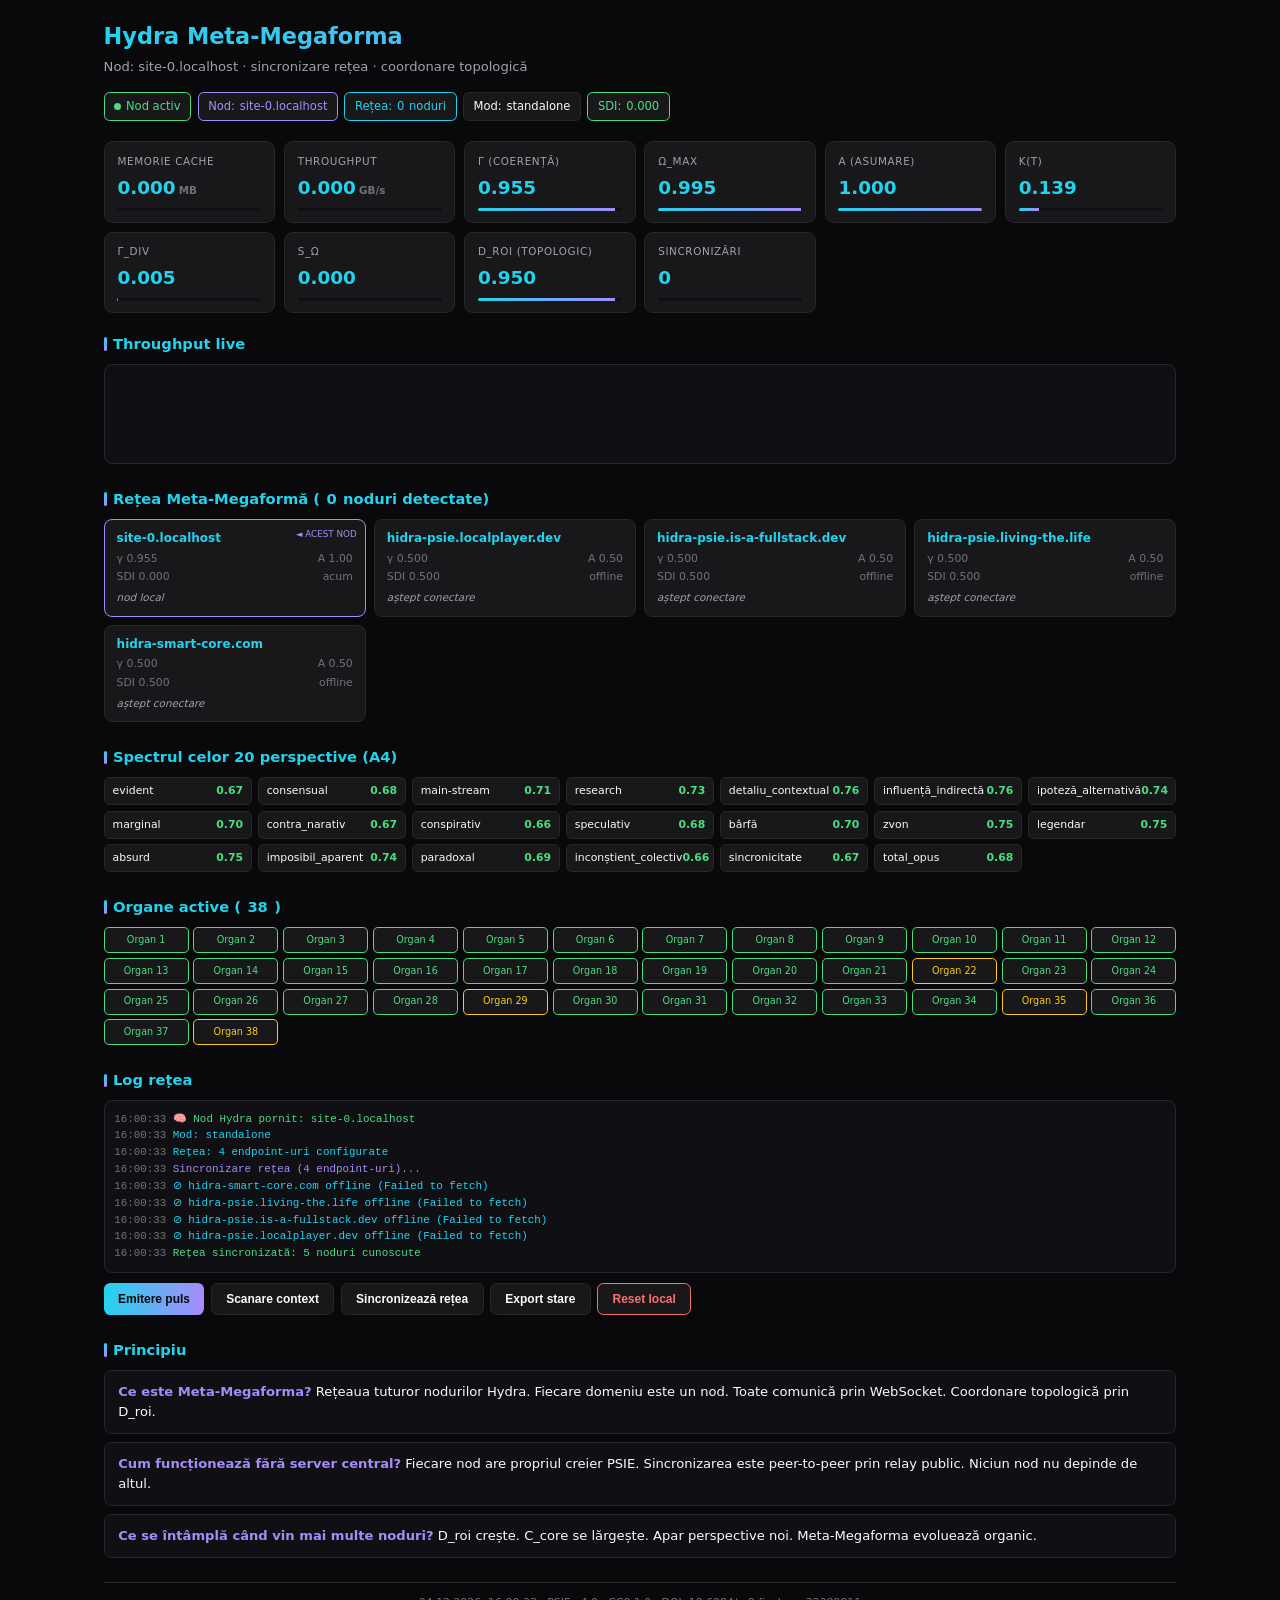
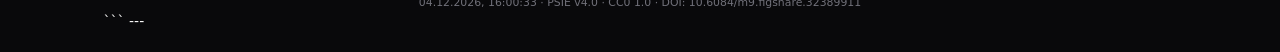
<file: meta-megaforma/Hydra_MMForma.html>
<!DOCTYPE html>
<html lang="ro">
<head>
<meta charset="UTF-8">
<meta name="viewport" content="width=device-width, initial-scale=1.0">
<title>Hydra Meta-Megaforma</title>
<meta name="theme-color" content="#22d3ee">
<link rel="manifest" href="./manifest.json">

<style>
:root {
  color-scheme: dark;
  --bg: #09090b;
  --bg-soft: #101014;
  --bg-card: #18181b;
  --border: #27272a;
  --text: #fafafa;
  --text-dim: #a1a1aa;
  --text-muted: #71717a;
  --cyan: #22d3ee;
  --violet: #a78bfa;
  --green: #4ade80;
  --yellow: #facc15;
  --red: #f87171;
  --orange: #fb923c;
}
* { box-sizing: border-box; margin: 0; padding: 0; }
body {
  font-family: ui-sans-serif, system-ui, -apple-system, sans-serif;
  background: var(--bg);
  color: var(--text);
  line-height: 1.5;
  padding: 1.25rem .85rem;
  max-width: 1100px;
  margin: 0 auto;
  min-height: 100vh;
  font-size: 14px;
}
h1 {
  font-size: 1.4rem;
  background: linear-gradient(90deg, var(--cyan), var(--violet));
  -webkit-background-clip: text;
  background-clip: text;
  color: transparent;
  margin-bottom: .2rem;
}
.sub { color: var(--text-dim); font-size: .82rem; margin-bottom: 1rem; }

.status-bar {
  display: flex; gap: .4rem; flex-wrap: wrap;
  margin-bottom: 1.25rem; font-size: .72rem;
}
.badge {
  padding: .3rem .6rem;
  border-radius: .35rem;
  background: var(--bg-card);
  border: 1px solid var(--border);
  display: inline-flex; align-items: center; gap: .3rem;
}
.badge.live { border-color: var(--green); color: var(--green); }
.badge.sync { border-color: var(--cyan); color: var(--cyan); }
.badge.warn { border-color: var(--yellow); color: var(--yellow); }
.badge.err { border-color: var(--red); color: var(--red); }
.badge.self { border-color: var(--violet); color: var(--violet); }

.dot {
  width: 7px; height: 7px; border-radius: 50%;
  background: currentColor;
  animation: pulse 2s infinite;
}
@keyframes pulse { 0%,100% { opacity: 1; } 50% { opacity: .35; } }

.grid {
  display: grid;
  grid-template-columns: repeat(auto-fit, minmax(150px, 1fr));
  gap: .55rem;
  margin-bottom: 1.25rem;
}
.card {
  background: var(--bg-card);
  border: 1px solid var(--border);
  border-radius: .55rem;
  padding: .7rem .8rem;
}
.card-label {
  color: var(--text-dim);
  font-size: .65rem;
  text-transform: uppercase;
  letter-spacing: .06em;
  margin-bottom: .28rem;
}
.card-value {
  font-size: 1.15rem;
  font-weight: 600;
  color: var(--cyan);
  font-variant-numeric: tabular-nums;
}
.card-unit {
  font-size: .65rem;
  color: var(--text-muted);
  margin-left: .2rem;
}
.card-bar {
  height: 3px;
  background: var(--bg-soft);
  border-radius: 2px;
  margin-top: .4rem;
  overflow: hidden;
}
.card-bar-fill {
  height: 100%;
  background: linear-gradient(90deg, var(--cyan), var(--violet));
  transition: width .4s ease;
}

section { margin-bottom: 1.5rem; }
h2 {
  font-size: .92rem;
  color: var(--cyan);
  margin-bottom: .55rem;
  display: flex; align-items: center; gap: .4rem;
}
h2::before {
  content: '';
  width: 3px; height: .85rem;
  background: linear-gradient(180deg, var(--cyan), var(--violet));
  border-radius: 2px;
}

.nodes {
  display: grid;
  grid-template-columns: repeat(auto-fill, minmax(220px, 1fr));
  gap: .5rem;
}
.node {
  background: var(--bg-card);
  border: 1px solid var(--border);
  border-radius: .5rem;
  padding: .6rem .75rem;
  font-size: .75rem;
  transition: all .3s;
  position: relative;
}
.node.online { border-color: var(--green); }
.node.self { border-color: var(--violet); }
.node.self::after {
  content: '◄ ACEST NOD';
  position: absolute;
  top: .5rem; right: .5rem;
  font-size: .55rem;
  color: var(--violet);
}
.node .n-domain {
  color: var(--cyan);
  font-weight: 600;
  margin-bottom: .2rem;
  word-break: break-all;
}
.node .n-meta {
  color: var(--text-muted);
  font-size: .68rem;
  display: flex; justify-content: space-between;
  margin-bottom: .15rem;
}
.node .n-status {
  color: var(--text-dim);
  font-size: .65rem;
  margin-top: .3rem;
  font-style: italic;
}

.perspectives {
  display: grid;
  grid-template-columns: repeat(auto-fill, minmax(130px, 1fr));
  gap: .35rem;
}
.perspective {
  background: var(--bg-card);
  border: 1px solid var(--border);
  border-radius: .35rem;
  padding: .3rem .5rem;
  font-size: .68rem;
  display: flex; justify-content: space-between;
}
.perspective .p-gamma { color: var(--cyan); font-weight: 600; }
.perspective.high .p-gamma { color: var(--green); }
.perspective.low .p-gamma { color: var(--yellow); }
.perspective.critical .p-gamma { color: var(--red); }

.organs {
  display: grid;
  grid-template-columns: repeat(auto-fill, minmax(85px, 1fr));
  gap: .3rem;
}
.organ {
  background: var(--bg-card);
  border: 1px solid var(--border);
  border-radius: .3rem;
  padding: .3rem;
  font-size: .6rem;
  text-align: center;
  transition: all .3s;
}
.organ.active { border-color: var(--green); color: var(--green); }
.organ.idle { border-color: var(--yellow); color: var(--yellow); }
.organ.sleep { border-color: var(--text-muted); color: var(--text-muted); }

#log {
  background: var(--bg-soft);
  border: 1px solid var(--border);
  border-radius: .5rem;
  padding: .6rem;
  font-family: ui-monospace, monospace;
  font-size: .68rem;
  color: var(--text-dim);
  max-height: 200px;
  overflow-y: auto;
  line-height: 1.4;
}
#log .line { padding: .05rem 0; }
#log .ts { color: var(--text-muted); margin-right: .4rem; }
#log .ok { color: var(--green); }
#log .info { color: var(--cyan); }
#log .warn { color: var(--yellow); }
#log .err { color: var(--red); }
#log .pathfinder { color: var(--violet); }
#log .sync { color: var(--violet); }

.btn {
  background: linear-gradient(90deg, var(--cyan), var(--violet));
  color: #09090b; border: none; border-radius: .4rem;
  padding: .5rem .9rem; font-weight: 600; font-size: .75rem;
  cursor: pointer; transition: opacity .2s;
}
.btn:hover { opacity: .85; }
.btn.secondary {
  background: var(--bg-card);
  color: var(--text);
  border: 1px solid var(--border);
}
.btn.danger {
  background: var(--bg-card);
  color: var(--red);
  border: 1px solid var(--red);
}
.btn-row {
  margin-top: .65rem;
  display: flex; gap: .4rem; flex-wrap: wrap;
}

.chart-container {
  background: var(--bg-soft);
  border: 1px solid var(--border);
  border-radius: .5rem;
  padding: .4rem;
  height: 100px;
}
#throughput-chart {
  width: 100%; height: 100%; display: block;
}

.qa {
  background: var(--bg-soft);
  border: 1px solid var(--border);
  border-radius: .45rem;
  padding: .7rem .85rem;
  margin-bottom: .5rem;
  font-size: .82rem;
}
.qa b { color: var(--violet); }

footer {
  border-top: 1px solid var(--border);
  padding-top: .75rem;
  margin-top: 1.5rem;
  color: var(--text-muted);
  font-size: .68rem;
  text-align: center;
}
</style>
</head>
<body>

<h1>Hydra Meta-Megaforma</h1>
<p class="sub" id="subtitle">Se detectează domeniul... · sincronizare rețea · coordonare topologică</p>

<div class="status-bar">
  <span class="badge live"><span class="dot"></span> Nod activ</span>
  <span class="badge self" id="node-badge">Nod: <span id="node-domain">?</span></span>
  <span class="badge sync" id="network-badge">Rețea: <span id="network-count">0</span> noduri</span>
  <span class="badge" id="mode-badge">Mod: <span id="mode-val">standalone</span></span>
  <span class="badge sync" id="sdi-badge">SDI: <span id="sdi-val">—</span></span>
</div>

<div class="grid">
  <div class="card"><div class="card-label">Memorie cache</div><div class="card-value"><span id="mem-used">0.000</span><span class="card-unit">MB</span></div><div class="card-bar"><div class="card-bar-fill" id="mem-bar"></div></div></div>
  <div class="card"><div class="card-label">Throughput</div><div class="card-value"><span id="throughput">0.000</span><span class="card-unit">GB/s</span></div><div class="card-bar"><div class="card-bar-fill" id="thr-bar"></div></div></div>
  <div class="card"><div class="card-label">γ (coerență)</div><div class="card-value"><span id="gamma">0.000</span></div><div class="card-bar"><div class="card-bar-fill" id="gamma-bar"></div></div></div>
  <div class="card"><div class="card-label">Ω_max</div><div class="card-value"><span id="omega-max">0.000</span></div><div class="card-bar"><div class="card-bar-fill" id="omega-bar"></div></div></div>
  <div class="card"><div class="card-label">A (asumare)</div><div class="card-value"><span id="asumare">0.000</span></div><div class="card-bar"><div class="card-bar-fill" id="asumare-bar"></div></div></div>
  <div class="card"><div class="card-label">K(t)</div><div class="card-value"><span id="k-val">0.000</span></div><div class="card-bar"><div class="card-bar-fill" id="k-bar"></div></div></div>
  <div class="card"><div class="card-label">γ_div</div><div class="card-value"><span id="gamma-div">0.000</span></div><div class="card-bar"><div class="card-bar-fill" id="gdiv-bar"></div></div></div>
  <div class="card"><div class="card-label">S_Ω</div><div class="card-value"><span id="s-omega">0.000</span></div><div class="card-bar"><div class="card-bar-fill" id="somega-bar"></div></div></div>
  <div class="card"><div class="card-label">D_roi (topologic)</div><div class="card-value"><span id="droi-val">0.000</span></div><div class="card-bar"><div class="card-bar-fill" id="droi-bar"></div></div></div>
  <div class="card"><div class="card-label">Sincronizări</div><div class="card-value"><span id="sync-count">0</span></div><div class="card-bar"><div class="card-bar-fill" id="sync-bar"></div></div></div>
</div>

<section>
  <h2>Throughput live</h2>
  <div class="chart-container"><canvas id="throughput-chart"></canvas></div>
</section>

<section>
  <h2>Rețea Meta-Megaformă (<span id="node-count">0</span> noduri detectate)</h2>
  <div class="nodes" id="nodes-grid"></div>
</section>

<section>
  <h2>Spectrul celor 20 perspective (A4)</h2>
  <div class="perspectives" id="perspectives-grid"></div>
</section>

<section>
  <h2>Organe active (<span id="organ-count">0</span>)</h2>
  <div class="organs" id="organs-grid"></div>
</section>

<section>
  <h2>Log rețea</h2>
  <div id="log"></div>
  <div class="btn-row">
    <button class="btn" id="btn-pulse">Emitere puls</button>
    <button class="btn secondary" id="btn-scan">Scanare context</button>
    <button class="btn secondary" id="btn-sync">Sincronizează rețea</button>
    <button class="btn secondary" id="btn-export">Export stare</button>
    <button class="btn danger" id="btn-reset">Reset local</button>
  </div>
</section>

<section>
  <h2>Principiu</h2>
  <div class="qa"><b>Ce este Meta-Megaforma?</b> Rețeaua tuturor nodurilor Hydra. Fiecare domeniu este un nod. Toate comunică prin WebSocket. Coordonare topologică prin D_roi.</div>
  <div class="qa"><b>Cum funcționează fără server central?</b> Fiecare nod are propriul creier PSIE. Sincronizarea este peer-to-peer prin relay public. Niciun nod nu depinde de altul.</div>
  <div class="qa"><b>Ce se întâmplă când vin mai multe noduri?</b> D_roi crește. C_core se lărgește. Apar perspective noi. Meta-Megaforma evoluează organic.</div>
</section>

<footer>
  <span id="last-update">—</span> · PSIE v4.0 · CC0 1.0 · DOI: 10.6084/m9.figshare.32389911
</footer>

<script type="module">
// ============================================================
// HYDRA META-MEGAFORMA — SCRIPT UNIFICAT
// ============================================================

// === 1. DETECTARE DOMENIU ===
const KNOWN_DOMAINS = [
  'hidra-smart-core.com',
  'hidra-psie.living-the.life',
  'hidra-psie.is-a-fullstack.dev',
  'hidra-psie.localplayer.dev'
];

const currentDomain = window.location.hostname;
const isKnownDomain = KNOWN_DOMAINS.some(d => currentDomain.includes(d.replace('https://', '').replace('http://', '')));
const selfNodeId = currentDomain || 'localhost';

document.getElementById('node-domain').textContent = selfNodeId;
document.getElementById('subtitle').textContent = `Nod: ${selfNodeId} · sincronizare rețea · coordonare topologică`;

// === 2. CONFIG ===
const CONFIG = {
  MEMORY_CACHE_GB: 250,
  THROUGHPUT_MAX_GB_S: 4,
  N_ORGANS: 38,
  N_PERSPECTIVES: 20,
  K_ZERO: 1.0,
  ALPHA: 0.15,
  OMEGA_MAX_BASE: 1.0,
  EPHEMERAL_TTL_MS: 10 * 60 * 1000,
  COMPOST_TTL_MS: 72 * 60 * 60 * 1000,
  SYNC_INTERVAL_MS: 5000,
  PERSIST_KEY: `hydra_node_${selfNodeId}`,
  NETWORK_REGISTRY_KEY: 'hydra_network_registry',
  // Endpoints cunoscute ale rețelei (fiecare nod își anunță existența)
  NETWORK_ENDPOINTS: [
    'https://hidra-smart-core.com',
    'https://hidra-psie.living-the.life',
    'https://hidra-psie.is-a-fullstack.dev',
    'https://hidra-psie.localplayer.dev'
  ],
  PERSPECTIVE_NAMES: [
    'evident', 'consensual', 'main-stream', 'research',
    'detaliu_contextual', 'influență_indirectă', 'ipoteză_alternativă',
    'marginal', 'contra_narativ', 'conspirativ',
    'speculativ', 'bârfă', 'zvon', 'legendar',
    'absurd', 'imposibil_aparent', 'paradoxal',
    'inconștient_colectiv', 'sincronicitate', 'total_opus'
  ]
};

// === 3. STARE NOD ===
const Node = {
  session: Date.now(),
  nodeId: selfNodeId,
  isKnownDomain,
  metrics: {
    gamma: 0.95, lastGamma: 0.95, omega: 0, omegaMax: 1.0,
    asumare: 1.0, sdi: 0.0, k: 0.95,
    gammaDiv: 0.0, sOmega: 0.0, droi: 0.5, gardaOk: true
  },
  perspectives: CONFIG.PERSPECTIVE_NAMES.map((name, i) => ({
    id: i, name, gamma: 0.5 + Math.random() * 0.5
  })),
  organs: new Array(CONFIG.N_ORGANS).fill(0).map((_, i) => ({
    id: i + 1, name: `Organ ${i + 1}`,
    status: 'active', lastPulse: Date.now()
  })),
  cCore: new Set(),
  cache: new Map(),
  cacheUsedGB: 0,
  compost: new Map(),
  throughput: { currentGBs: 0, history: new Array(60).fill(0) },
  network: new Map(),   // id -> { domain, lastSeen, gamma, sdi, asumare }
  syncCount: 0,
  log: []
};

// === 4. LOG ===
function log(level, message) {
  const entry = {
    ts: new Date().toLocaleTimeString('ro-RO'),
    level,
    message
  };
  Node.log.push(entry);
  if (Node.log.length > 200) Node.log.shift();
  renderLog();
}

// === 5. FORMULE PSIE ===
function computeGammaDiv() {
  const gammas = Node.perspectives.map(p => p.gamma);
  const n = gammas.length;
  if (n < 2) return 0;
  const mean = gammas.reduce((a, b) => a + b, 0) / n;
  const variance = gammas.reduce((a, g) => a + (g - mean) ** 2, 0) / n;
  return Math.min(1, Math.max(0, 4 * variance));
}

function computeSOmega() {
  const sizes = [...Node.cache.values()].map(e => e.sizeGB + 1e-12);
  if (sizes.length < 2) return 0;
  const total = sizes.reduce((a, b) => a + b, 0);
  if (total <= 0) return 0;
  const probs = sizes.map(s => s / total).filter(p => p > 0);
  if (probs.length < 2) return 0;
  const H = -probs.reduce((acc, p) => acc + p * Math.log(p), 0);
  return Math.min(1, Math.max(0, H / Math.log(probs.length)));
}

function computeOmegaMax() {
  const C = 1.0 + Node.cCore.size / 100;
  const { sdi, sOmega, gammaDiv } = Node.metrics;
  const denom = (1 + sdi) * (1 + sOmega) * (1 + gammaDiv);
  if (denom <= 0) return 0;
  return CONFIG.OMEGA_MAX_BASE * C / denom;
}

function computeK() {
  const C = 1 + Node.cCore.size / 50;
  return CONFIG.K_ZERO * (1 - Math.exp(-CONFIG.ALPHA * C));
}

function computeDroi() {
  const allNodes = [
    { gamma: Node.metrics.gamma, sdi: Node.metrics.sdi, asumare: Node.metrics.asumare },
    ...[...Node.network.values()].map(n => ({
      gamma: n.gamma || 0.9,
      sdi: n.sdi || 0.1,
      asumare: n.asumare || 0.9
    }))
  ];
  if (!allNodes.length) return 0.5;
  let num = 0, den = 0;
  for (const n of allNodes) {
    const w = n.asumare * (1 - n.sdi);
    num += w * n.gamma;
    den += w;
  }
  return den > 0 ? num / den : 0.5;
}

function computeGlobalSDI() {
  const allNodes = [
    { sdi: Node.metrics.sdi },
    ...[...Node.network.values()].map(n => ({ sdi: n.sdi || 0.1 }))
  ];
  const meanSDI = allNodes.reduce((s, a) => s + a.sdi, 0) / allNodes.length;
  const cCoreFactor = Math.min(1, Node.cCore.size / CONFIG.N_PERSPECTIVES);
  return Math.min(1, Math.max(0, meanSDI * (1 - 0.35 * cCoreFactor)));
}

function computeAssumption() {
  const allNodes = [
    { gamma: Node.metrics.gamma },
    ...[...Node.network.values()].map(n => ({ gamma: n.gamma || 0.9 }))
  ];
  const J = allNodes.reduce((s, a) => s + a.gamma, 0) / allNodes.length;
  return J / (J + Node.metrics.sdi + 1e-9);
}

function computeOmega() {
  const delta = Math.abs(Node.metrics.gamma - Node.metrics.lastGamma);
  return Math.min(1.5, delta + Node.metrics.gammaDiv * 0.35);
}

// === 6. PULS ===
function pulse() {
  // Organe
  for (const organ of Node.organs) {
    const r = Math.random();
    if (r < 0.03) organ.status = 'sleep';
    else if (r < 0.14) organ.status = 'idle';
    else organ.status = 'active';
    organ.lastPulse = Date.now();
  }

  // Perspective
  Node.perspectives.forEach((p, i) => {
    const wave = Math.sin((Date.now() / 2200) + i * 0.7);
    const drift = (wave + 1) * 0.05;
    const noise = (Math.random() - 0.5) * 0.02;
    p.gamma = Math.min(0.999, Math.max(0.001, 0.66 + drift + noise));
  });

  // Metrici
  Node.metrics.lastGamma = Node.metrics.gamma;
  Node.metrics.gammaDiv = computeGammaDiv();
  Node.metrics.sOmega = computeSOmega();
  Node.metrics.sdi = computeGlobalSDI();
  Node.metrics.omegaMax = computeOmegaMax();
  Node.metrics.k = computeK();
  Node.metrics.asumare = computeAssumption();
  Node.metrics.droi = computeDroi();

  // C_core
  Node.cCore = new Set();
  Node.perspectives.forEach(p => {
    if (p.gamma >= 0.75) Node.cCore.add(`perspective:${p.name}`);
  });

  Node.metrics.gamma = Math.min(0.999, Math.max(0.001,
    0.65 * Node.metrics.gamma +
    0.25 * Node.metrics.droi +
    0.10 * (1 - Node.metrics.sdi)
  ));

  Node.metrics.omega = computeOmega();
  Node.metrics.gardaOk = Node.metrics.omega <= Node.metrics.omegaMax;

  // Compost expired
  recycleExpired();

  // Persist
  persist();
}

// === 7. CACHE + COMPOST ===
function cacheEntry(id, data, gamma = 0.5, epsilon = 1e-3, resolution = 'default') {
  let sizeGB = 0;
  try {
    sizeGB = new Blob([JSON.stringify(data)]).size / (1024 ** 3);
  } catch (e) {
    sizeGB = JSON.stringify(data).length / (1024 ** 3);
  }
  if (sizeGB <= 0) sizeGB = 1e-9;

  if (Node.cacheUsedGB + sizeGB > CONFIG.MEMORY_CACHE_GB) {
    recycleOldest(sizeGB);
  }

  const existing = Node.cache.get(id);
  if (existing) Node.cacheUsedGB -= existing.sizeGB;

  Node.cache.set(id, {
    data, gamma, epsilon, resolution,
    ts: Date.now(), lastUse: Date.now(), sizeGB
  });
  Node.cacheUsedGB = Math.max(0, Node.cacheUsedGB + sizeGB);
  return sizeGB;
}

function recycleOldest(neededGB) {
  const sorted = [...Node.cache.entries()].sort((a, b) => a[1].lastUse - b[1].lastUse);
  let freed = 0;
  for (const [id, entry] of sorted) {
    if (freed >= neededGB) break;
    addToCompost(id, entry.data);
    Node.cache.delete(id);
    Node.cacheUsedGB -= entry.sizeGB;
    freed += entry.sizeGB;
  }
}

function addToCompost(id, data) {
  Node.compost.set(id, {
    pattern: {
      hash: simpleHash(JSON.stringify(data)),
      keys: Object.keys(data || {}).slice(0, 5)
    },
    ts: Date.now()
  });
}

function recycleExpired() {
  const now = Date.now();
  let recycled = 0;
  for (const [id, entry] of [...Node.cache.entries()]) {
    if (now - entry.lastUse > CONFIG.EPHEMERAL_TTL_MS) {
      addToCompost(id, entry.data);
      Node.cache.delete(id);
      Node.cacheUsedGB -= entry.sizeGB;
      recycled++;
    }
  }
  if (recycled > 0) log('warn', `Fabrica efemeră: ${recycled} intrări → Compost`);
}

function simpleHash(str) {
  let h = 0;
  for (let i = 0; i < str.length; i++) {
    h = ((h << 5) - h + str.charCodeAt(i)) | 0;
  }
  return Math.abs(h).toString(36).slice(0, 8);
}

// === 8. SINCronizare REȚEA (Peer-to-Peer prin CORS + JSON) ===
async function syncNetwork() {
  log('sync', `Sincronizare rețea (${CONFIG.NETWORK_ENDPOINTS.length} endpoint-uri)...`);

  const promises = CONFIG.NETWORK_ENDPOINTS.map(async (endpoint) => {
    try {
      const controller = new AbortController();
      const timeout = setTimeout(() => controller.abort(), 3000);

      const res = await fetch(`${endpoint}/state.json`, {
        signal: controller.signal,
        mode: 'cors',
        cache: 'no-cache'
      });
      clearTimeout(timeout);

      if (!res.ok) throw new Error(`HTTP ${res.status}`);

      const data = await res.json();
      return { endpoint, data, ok: true };
    } catch (e) {
      return { endpoint, error: e.message, ok: false };
    }
  });

  const results = await Promise.all(promises);

  // Actualizează rețeaua
  const seenDomains = new Set();
  for (const r of results) {
    const domain = new URL(r.endpoint).hostname;
    seenDomains.add(domain);

    if (r.ok && r.data) {
      Node.network.set(domain, {
        domain,
        lastSeen: Date.now(),
        gamma: r.data.metrics?.gamma || 0.9,
        sdi: r.data.metrics?.sdi || 0.1,
        asumare: r.data.metrics?.asumare || 0.9,
        perspectives: r.data.perspectives?.length || 20,
        organs: r.data.organs?.length || 38
      });
      log('sync', `✓ ${domain} răspuns (γ=${(r.data.metrics?.gamma || 0.9).toFixed(3)})`);
    } else {
      // Nod offline dar îl păstrăm în rețea (poate reveni)
      if (!Node.network.has(domain)) {
        Node.network.set(domain, {
          domain,
          lastSeen: Date.now(),
          gamma: 0.5,
          sdi: 0.5,
          asumare: 0.5,
          offline: true
        });
      }
      log('info', `⊘ ${domain} offline (${r.error || 'unknown'})`);
    }
  }

  // Include propriul nod
  Node.network.set(selfNodeId, {
    domain: selfNodeId,
    lastSeen: Date.now(),
    gamma: Node.metrics.gamma,
    sdi: Node.metrics.sdi,
    asumare: Node.metrics.asumare,
    self: true
  });

  Node.syncCount++;
  log('ok', `Rețea sincronizată: ${Node.network.size} noduri cunoscute`);

  renderNodes();
  persist();
}

// === 9. PERSIST ===
function persist() {
  try {
    const data = {
      nodeId: selfNodeId,
      session: Node.session,
      metrics: Node.metrics,
      syncCount: Node.syncCount,
      ts: Date.now()
    };
    localStorage.setItem(CONFIG.PERSIST_KEY, JSON.stringify(data));

    // Publică starea pentru celelalte noduri
    localStorage.setItem('hydra_state_' + selfNodeId, JSON.stringify({
      metrics: Node.metrics,
      perspectives: Node.perspectives,
      organs: Node.organs,
      ts: Date.now()
    }));
  } catch (e) { /* silent */ }
}

function restore() {
  try {
    const raw = localStorage.getItem(CONFIG.PERSIST_KEY);
    if (!raw) return false;
    const data = JSON.parse(raw);
    if (data.metrics) Object.assign(Node.metrics, data.metrics);
    if (data.syncCount) Node.syncCount = data.syncCount;
    if (data.session) Node.session = data.session;
    log('ok', 'Stare locală restaurată');
    return true;
  } catch (e) {
    return false;
  }
}

// === 10. RENDER UI ===
function setText(id, val) {
  const el = document.getElementById(id);
  if (el) el.textContent = val;
}
function setWidth(id, pct) {
  const el = document.getElementById(id);
  if (el) el.style.width = Math.max(0, Math.min(100, pct)) + '%';
}

function renderMetrics() {
  setText('mem-used', (Node.cacheUsedGB * 1024).toFixed(3));
  setWidth('mem-bar', (Node.cacheUsedGB / CONFIG.MEMORY_CACHE_GB) * 100);

  setText('throughput', Node.throughput.currentGBs.toFixed(3));
  setWidth('thr-bar', (Node.throughput.currentGBs / CONFIG.THROUGHPUT_MAX_GB_S) * 100);

  setText('gamma', Node.metrics.gamma.toFixed(3));
  setWidth('gamma-bar', Node.metrics.gamma * 100);

  setText('omega-max', Node.metrics.omegaMax.toFixed(3));
  setWidth('omega-bar', Node.metrics.omegaMax * 100);

  setText('asumare', Node.metrics.asumare.toFixed(3));
  setWidth('asumare-bar', Node.metrics.asumare * 100);

  setText('k-val', Node.metrics.k.toFixed(3));
  setWidth('k-bar', Node.metrics.k * 100);

  setText('gamma-div', Node.metrics.gammaDiv.toFixed(3));
  setWidth('gdiv-bar', Node.metrics.gammaDiv * 100);

  setText('s-omega', Node.metrics.sOmega.toFixed(3));
  setWidth('somega-bar', Node.metrics.sOmega * 100);

  setText('droi-val', Node.metrics.droi.toFixed(3));
  setWidth('droi-bar', Node.metrics.droi * 100);

  setText('sync-count', Node.syncCount);
  setWidth('sync-bar', Math.min(100, Node.syncCount * 10));

  setText('network-count', Node.network.size);
  setText('node-count', Node.network.size);
  setText('sdi-val', Node.metrics.sdi.toFixed(3));

  const mode = isKnownDomain ? 'meta-megaforma' : 'standalone';
  setText('mode-val', mode);

  setText('last-update', new Date().toLocaleString('ro-RO'));

  const sdiBadge = document.getElementById('sdi-badge');
  sdiBadge.classList.remove('live', 'sync', 'warn', 'err');
  if (Node.metrics.sdi >= 0.70) sdiBadge.classList.add('err');
  else if (Node.metrics.sdi >= 0.30) sdiBadge.classList.add('warn');
  else sdiBadge.classList.add('live');
}

function renderNodes() {
  const grid = document.getElementById('nodes-grid');
  if (!grid) return;

  const nodes = [...Node.network.values()].sort((a, b) => {
    if (a.self) return -1;
    if (b.self) return 1;
    return (b.lastSeen || 0) - (a.lastSeen || 0);
  });

  grid.innerHTML = nodes.map(n => {
    const classes = ['node'];
    if (!n.offline) classes.push('online');
    if (n.self) classes.push('self');

    const lastSeen = n.self ? 'acum' : (n.offline ? 'offline' : timeAgo(n.lastSeen));

    return `
      <div class="${classes.join(' ')}">
        <div class="n-domain">${escapeHTML(n.domain)}</div>
        <div class="n-meta"><span>γ ${(n.gamma || 0).toFixed(3)}</span><span>A ${(n.asumare || 0).toFixed(2)}</span></div>
        <div class="n-meta"><span>SDI ${(n.sdi || 0).toFixed(3)}</span><span>${lastSeen}</span></div>
        <div class="n-status">${n.self ? 'nod local' : (n.offline ? 'aștept conectare' : 'activ în rețea')}</div>
      </div>
    `;
  }).join('');
}

function renderPerspectives() {
  const grid = document.getElementById('perspectives-grid');
  if (!grid) return;
  grid.innerHTML = Node.perspectives.map(p => {
    let cls = 'high';
    if (p.gamma < 0.30) cls = 'critical';
    else if (p.gamma < 0.60) cls = 'low';
    return `<div class="perspective ${cls}">
      <span>${escapeHTML(p.name)}</span>
      <span class="p-gamma">${p.gamma.toFixed(2)}</span>
    </div>`;
  }).join('');
}

function renderOrgans() {
  const grid = document.getElementById('organs-grid');
  if (!grid) return;
  grid.innerHTML = Node.organs.map(o =>
    `<div class="organ ${o.status}">${escapeHTML(o.name)}</div>`
  ).join('');
  setText('organ-count', Node.organs.length);
}

function renderLog() {
  const logEl = document.getElementById('log');
  if (!logEl) return;
  logEl.innerHTML = Node.log.slice(-40).map(e =>
    `<div class="line"><span class="ts">${e.ts}</span><span class="${e.level}">${escapeHTML(e.message)}</span></div>`
  ).join('');
  logEl.scrollTop = logEl.scrollHeight;
}

function escapeHTML(str) {
  if (str == null) return '';
  return String(str).replace(/&/g, '&amp;').replace(/</g, '&lt;').replace(/>/g, '&gt;');
}

function timeAgo(ts) {
  if (!ts) return '—';
  const diff = Date.now() - ts;
  const sec = Math.floor(diff / 1000);
  if (sec < 60) return `${sec}s`;
  const min = Math.floor(sec / 60);
  if (min < 60) return `${min}m`;
  return `${Math.floor(min / 60)}h`;
}

// === 11. CHART ===
const chart = { canvas: null, ctx: null, w: 0, h: 0 };

function initChart() {
  chart.canvas = document.getElementById('throughput-chart');
  if (!chart.canvas) return;
  chart.ctx = chart.canvas.getContext('2d');
  resizeChart();
  window.addEventListener('resize', resizeChart);
}

function resizeChart() {
  if (!chart.canvas) return;
  const rect = chart.canvas.getBoundingClientRect();
  const dpr = window.devicePixelRatio || 1;
  chart.canvas.width = rect.width * dpr;
  chart.canvas.height = rect.height * dpr;
  chart.ctx.setTransform(1, 0, 0, 1, 0, 0);
  chart.ctx.scale(dpr, dpr);
  chart.w = rect.width;
  chart.h = rect.height;
}

function drawChart() {
  if (!chart.ctx || chart.w <= 0) return;
  const { ctx, w, h } = chart;
  ctx.clearRect(0, 0, w, h);

  const data = Node.throughput.history;
  const max = Math.max(...data, CONFIG.THROUGHPUT_MAX_GB_S, 0.001);

  ctx.strokeStyle = '#27272a';
  ctx.lineWidth = 1;
  for (let i = 1; i < 4; i++) {
    const y = (h / 4) * i;
    ctx.beginPath();
    ctx.moveTo(0, y);
    ctx.lineTo(w, y);
    ctx.stroke();
  }

  const step = w / Math.max(1, data.length - 1);
  ctx.strokeStyle = '#22d3ee';
  ctx.lineWidth = 1.5;
  ctx.beginPath();
  data.forEach((v, i) => {
    const x = i * step;
    const y = h - (v / max) * h;
    if (i === 0) ctx.moveTo(x, y);
    else ctx.lineTo(x, y);
  });
  ctx.stroke();

  const grad = ctx.createLinearGradient(0, 0, 0, h);
  grad.addColorStop(0, 'rgba(34, 211, 238, 0.25)');
  grad.addColorStop(1, 'rgba(34, 211, 238, 0)');
  ctx.lineTo(w, h);
  ctx.lineTo(0, h);
  ctx.closePath();
  ctx.fillStyle = grad;
  ctx.fill();
}

// === 12. SCAN CONTEXT ===
function scanContext() {
  const selected = [...Node.perspectives].sort((a, b) => b.gamma - a.gamma).slice(0, 5);
  const context = {
    id: `ctx_${Date.now()}`,
    node: selfNodeId,
    perspectives: selected.map(p => ({ name: p.name, gamma: p.gamma })),
    ts: new Date().toISOString()
  };

  const sizeGB = cacheEntry(context.id, context, 0.9, 1e-3, 'scan');

  Node.throughput.currentGBs = 0.05 + selected.length * 0.07 + Math.random() * 0.2;
  Node.throughput.history.push(Node.throughput.currentGBs);
  if (Node.throughput.history.length > 60) Node.throughput.history.shift();

  selected.forEach(p => Node.cCore.add(`scan:${p.name}`));
  log('ok', `Scan: ${selected.length} perspective · ${(sizeGB * 1024).toFixed(3)} MB`);
}

// === 13. BUTOANE ===
function setupButtons() {
  document.getElementById('btn-pulse').onclick = () => {
    pulse();
    log('ok', 'Puls manual');
    renderAll();
  };

  document.getElementById('btn-scan').onclick = () => {
    scanContext();
    renderAll();
  };

  document.getElementById('btn-sync').onclick = async () => {
    await syncNetwork();
    renderAll();
  };

  document.getElementById('btn-export').onclick = () => {
    const data = {
      node: selfNodeId,
      metrics: Node.metrics,
      perspectives: Node.perspectives,
      organs: Node.organs,
      network: [...Node.network.values()],
      syncCount: Node.syncCount,
      exportTs: new Date().toISOString()
    };
    const blob = new Blob([JSON.stringify(data, null, 2)], { type: 'application/json' });
    const url = URL.createObjectURL(blob);
    const a = document.createElement('a');
    a.href = url;
    a.download = `hydra_state_${selfNodeId}_${Date.now()}.json`;
    a.click();
    URL.revokeObjectURL(url);
    log('ok', 'Stare exportată');
  };

  document.getElementById('btn-reset').onclick = () => {
    if (confirm('Reset stare locală?')) {
      localStorage.removeItem(CONFIG.PERSIST_KEY);
      location.reload();
    }
  };
}

// === 14. RENDER ALL ===
function renderAll() {
  renderMetrics();
  renderNodes();
  renderPerspectives();
  renderOrgans();
  renderLog();
  drawChart();
}

// === 15. LOOP ===
function loop() {
  pulse();
  renderAll();
}

// === 16. INIT ===
async function init() {
  log('ok', `🧠 Nod Hydra pornit: ${selfNodeId}`);
  log('info', `Mod: ${isKnownDomain ? 'meta-megaforma' : 'standalone'}`);
  log('info', `Rețea: ${CONFIG.NETWORK_ENDPOINTS.length} endpoint-uri configurate`);

  restore();
  initChart();
  setupButtons();

  renderAll();

  // Puls principal
  loop();
  setInterval(loop, 2000);

  // Sincronizare rețea
  await syncNetwork();
  setInterval(syncNetwork, CONFIG.SYNC_INTERVAL_MS);
}

init();
</script>

</body>
</html>
```

---
</file>
